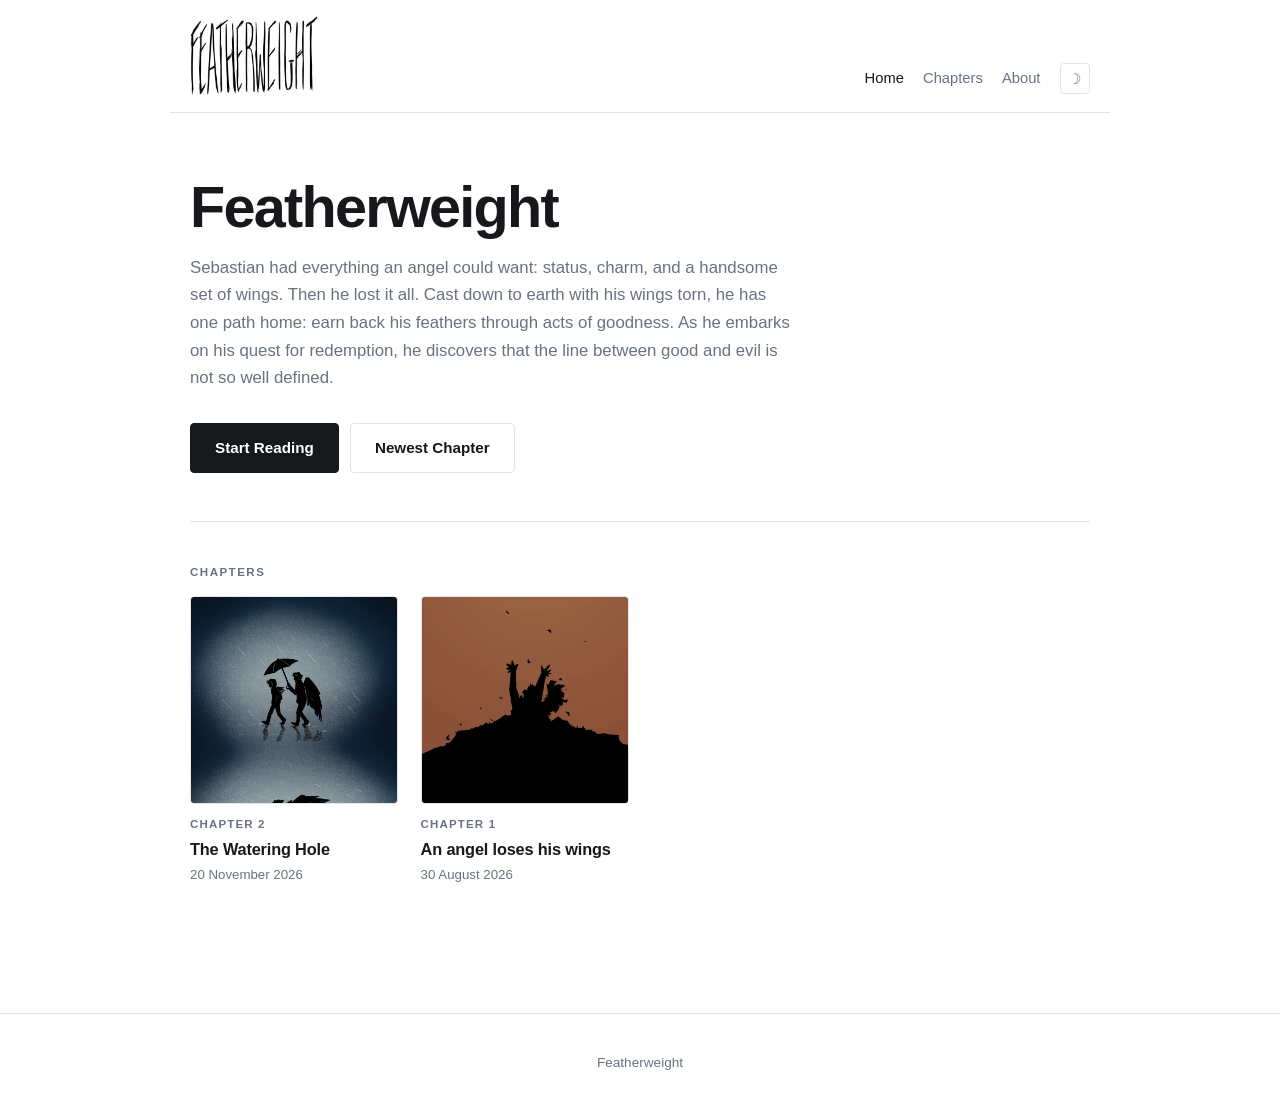
<file: index.html>
<!DOCTYPE html>
<html lang="en">
<head>
<meta charset="utf-8">
<meta name="viewport" content="width=device-width, initial-scale=1">
<title>Featherweight</title>
<meta name="description" content="Sebastian had everything an angel could want: status, charm, and a handsome set of wings. Then he lost it all. Cast down to earth with his wings torn, he has one path home: earn back his feathers through acts of goodness. As he embarks on his quest for redemption, he discovers that the line between good and evil is not so well defined.">
<script>(function(){try{var t=localStorage.getItem("fw:theme");if(t)document.documentElement.setAttribute("data-theme",t);}catch(e){}})();</script>
<link rel="stylesheet" href="assets/css/site.css">
</head>
<body class="page">

<nav class="sitenav"><img class="wordmark" src="assets/img/wordmark.webp" alt="Featherweight" width="420" height="263"><span class="navlinks"><a href="index.html" aria-current="page">Home</a><a href="chapters.html">Chapters</a><a href="about.html">About</a><button class="themetoggle" type="button" aria-label="Switch theme">&#9789;</button></span></nav>
<main class="wrap">
<section class="hero">
<h1>Featherweight</h1>
<p class="tagline">Sebastian had everything an angel could want: status, charm, and a handsome set of wings. Then he lost it all. Cast down to earth with his wings torn, he has one path home: earn back his feathers through acts of goodness. As he embarks on his quest for redemption, he discovers that the line between good and evil is not so well defined.</p>
<div class="herobtns">
<a class="btn" href="read/ch01/">Start Reading</a>
<a class="btn secondary" href="read/ch02/">Newest Chapter</a>
</div>
</section>
<section class="latest"><h2 class="lede">Chapters</h2><div class="chapgrid">
<a class="chapcard" href="read/ch02/">
<img src="comic/ch02/cover.webp" alt="" width="800" height="800" loading="lazy">
<div class="chapmeta"><span class="num">Chapter 2</span><span class="ctitle">The Watering Hole</span><span class="date">20 November 2026</span></div></a>
<a class="chapcard" href="read/ch01/">
<img src="comic/ch01/cover.webp" alt="" width="800" height="800" loading="lazy">
<div class="chapmeta"><span class="num">Chapter 1</span><span class="ctitle">An angel loses his wings</span><span class="date">30 August 2026</span></div></a>
</div></section>
</main>
<footer class="sitefoot"><p>Featherweight</p></footer>
<script src="assets/js/theme.js"></script>
</body>
</html>
</file>
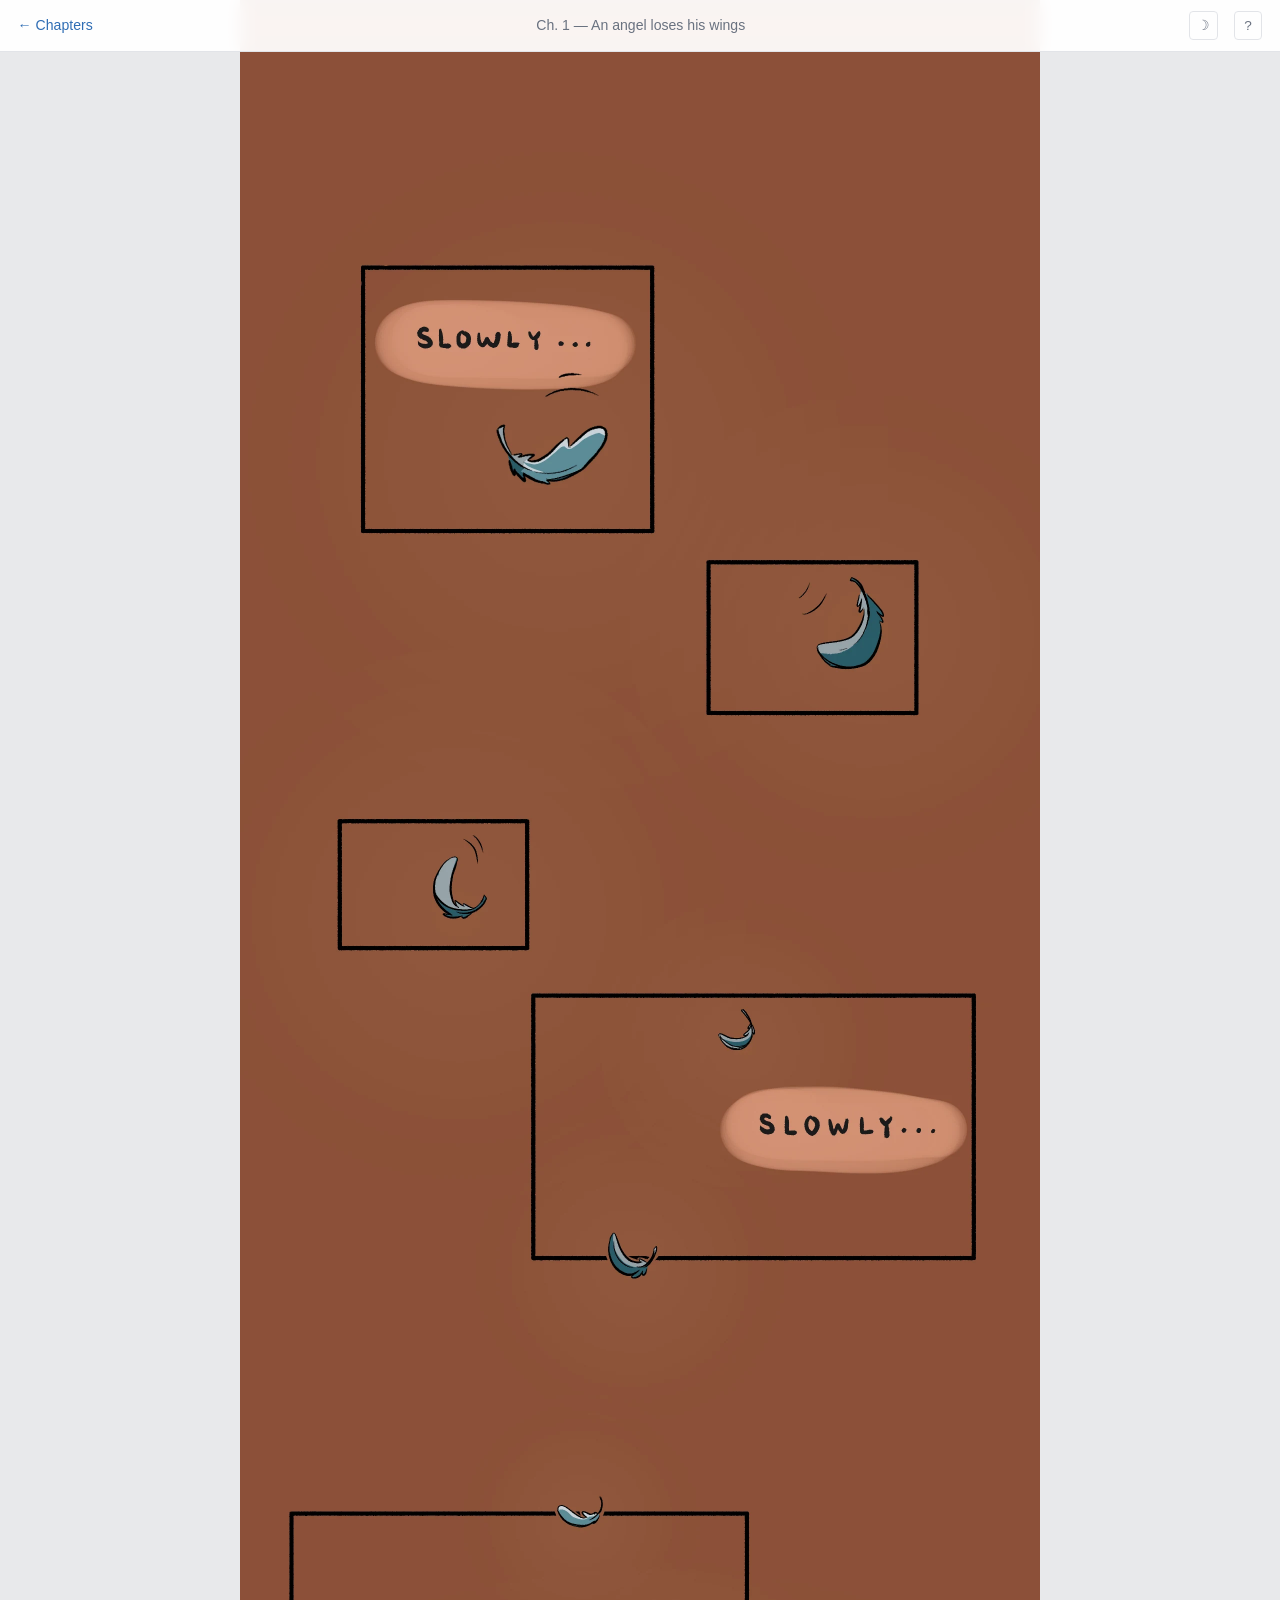
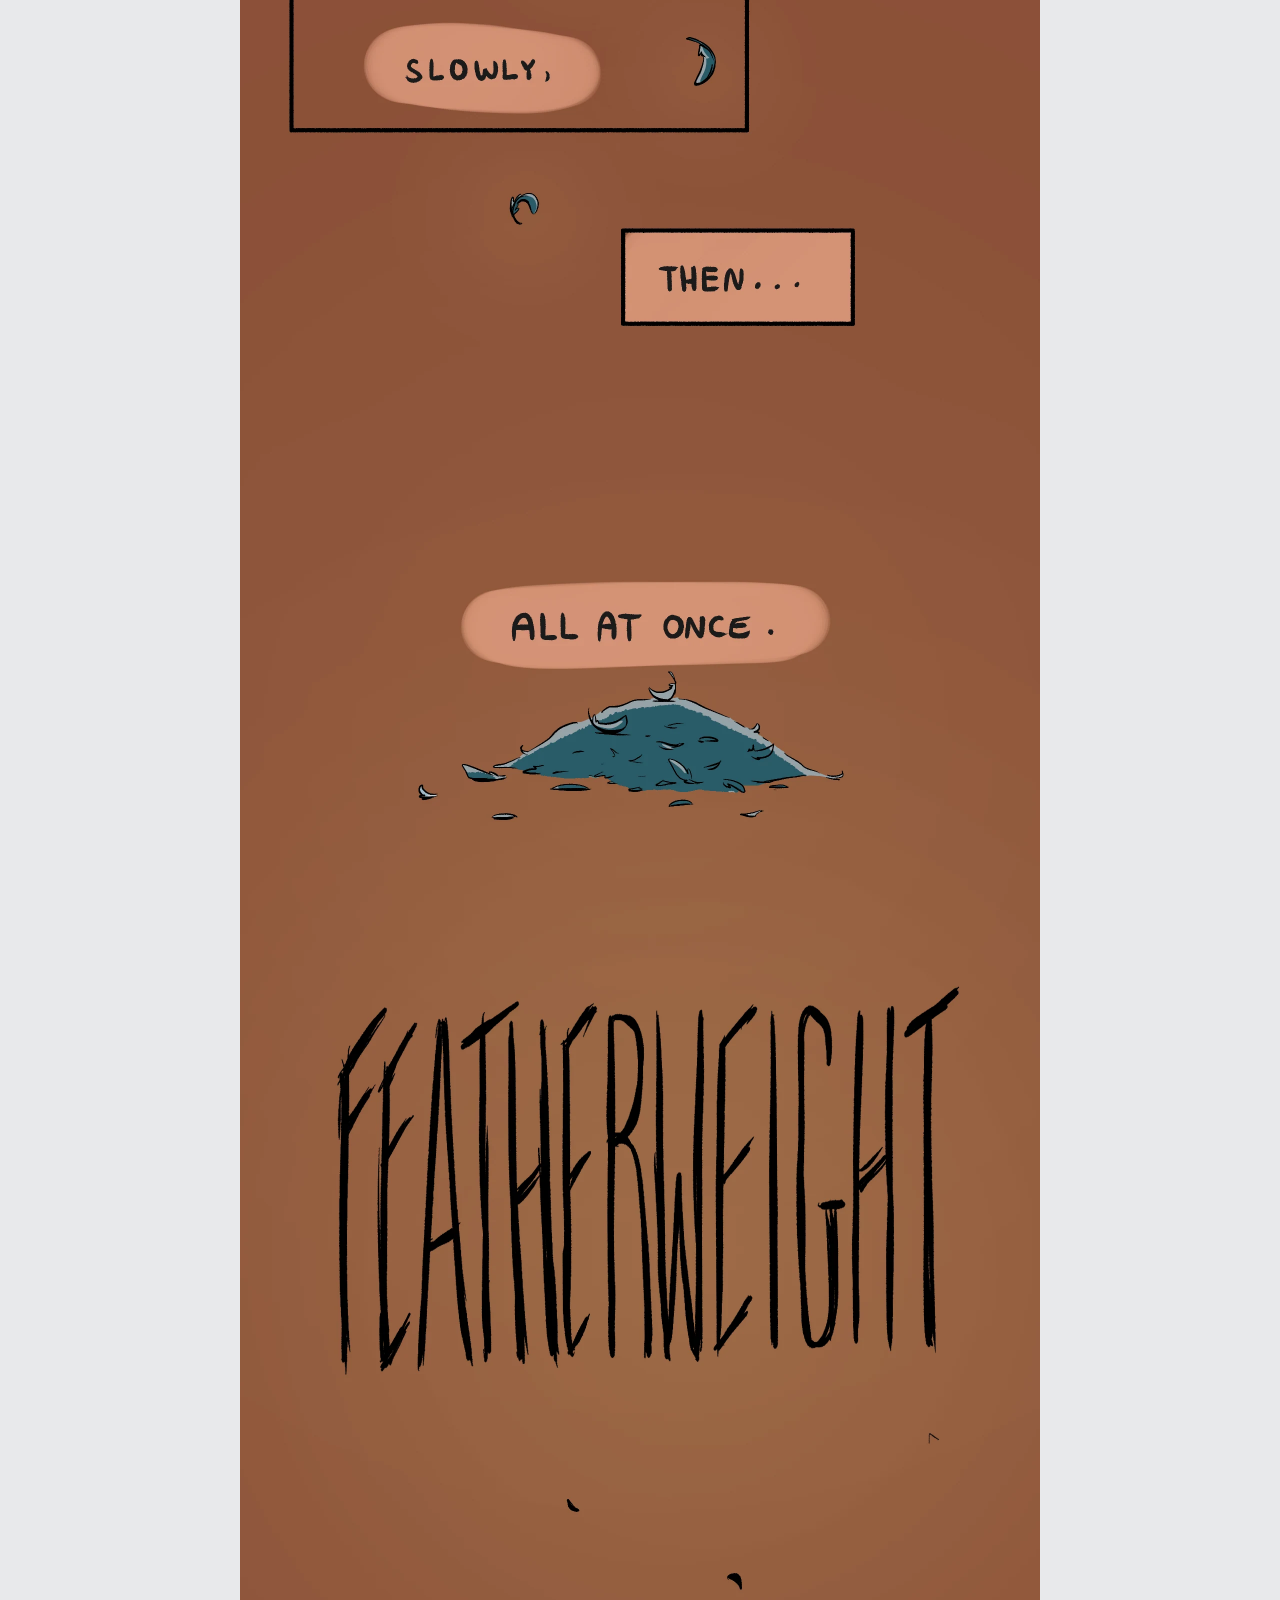
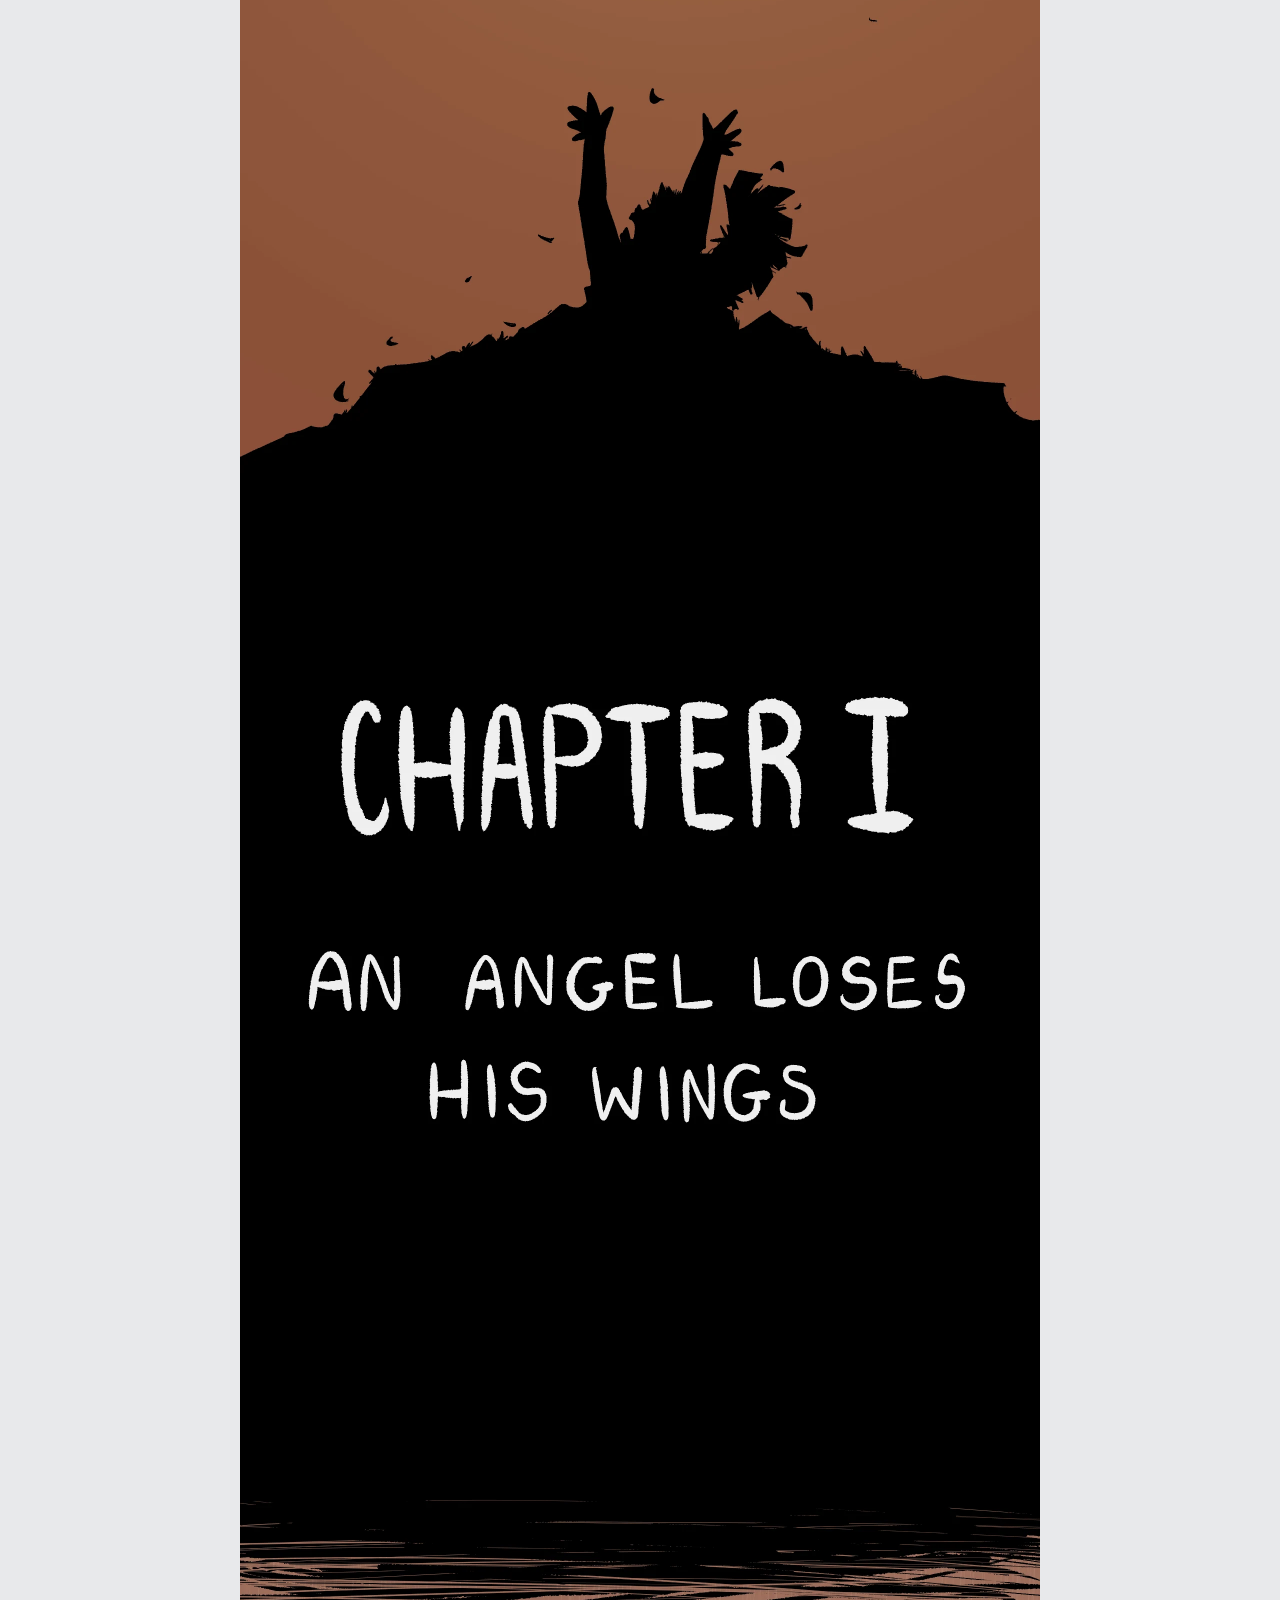
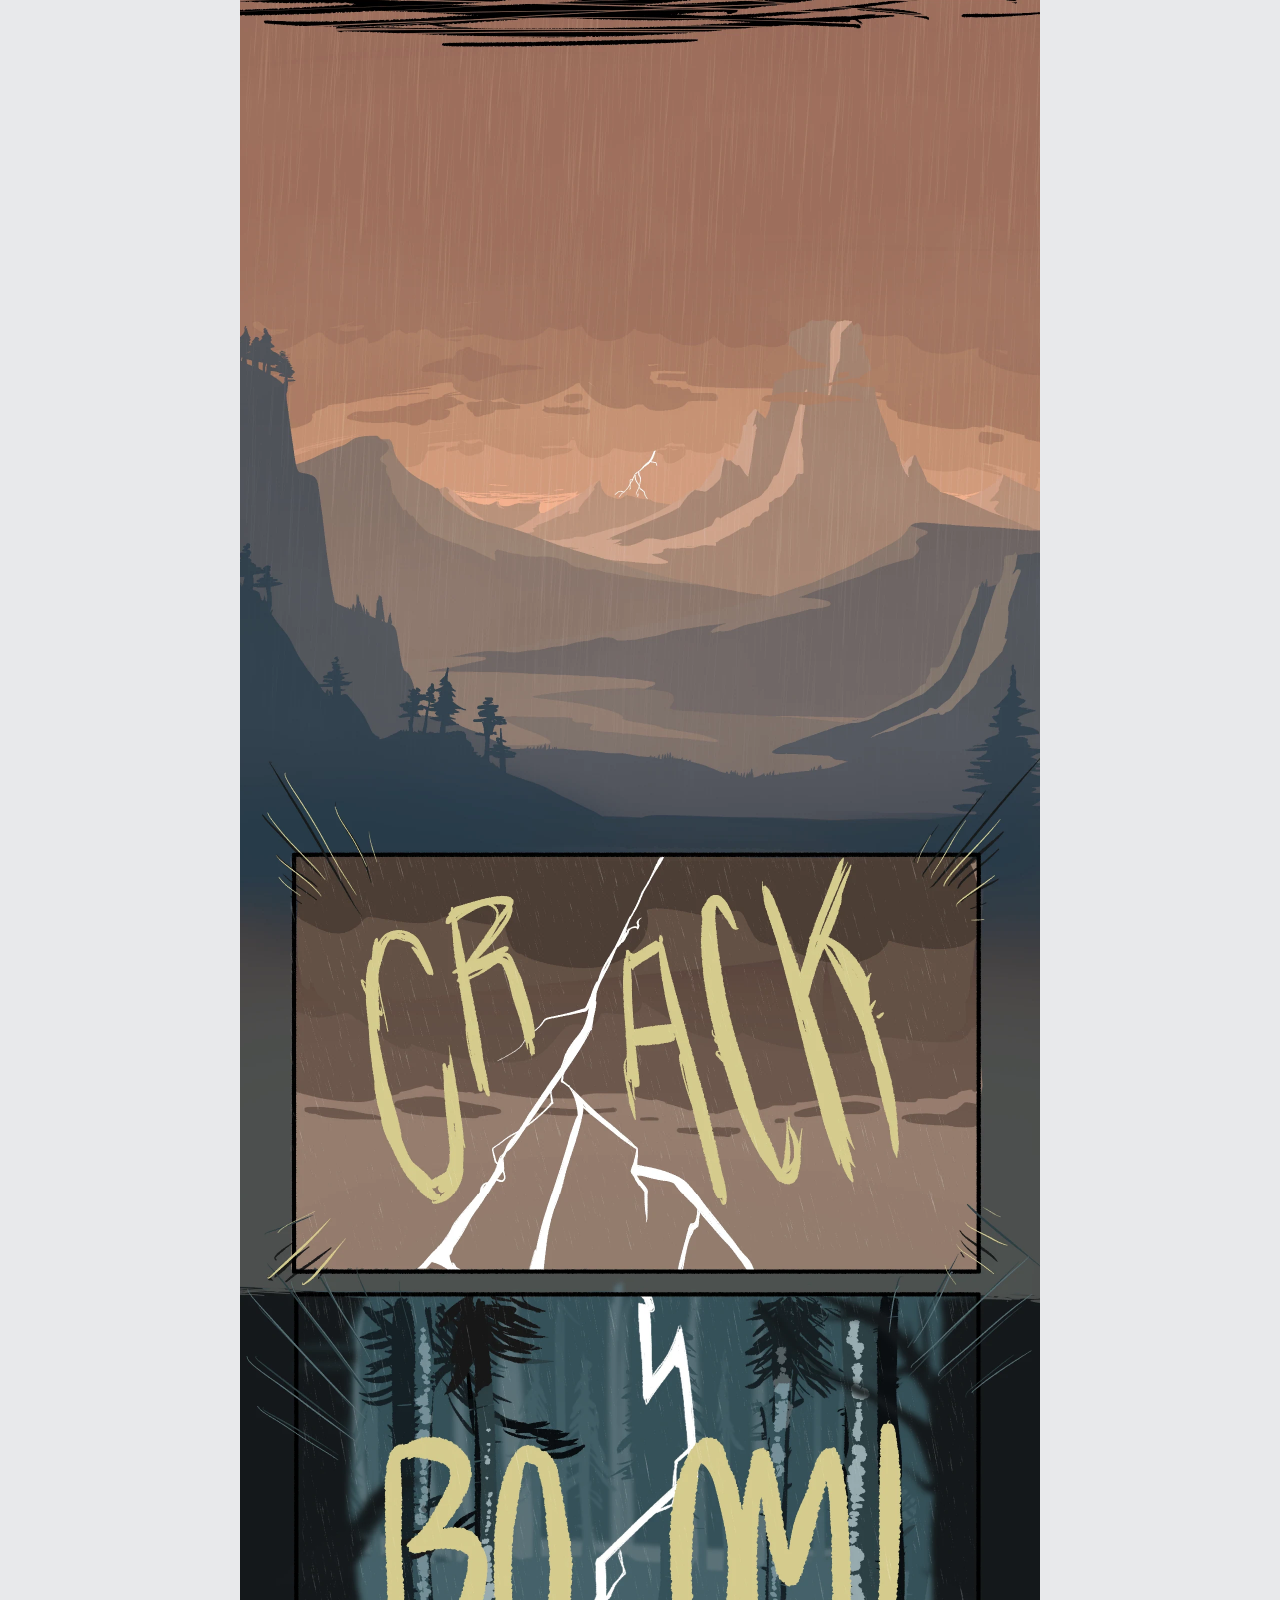
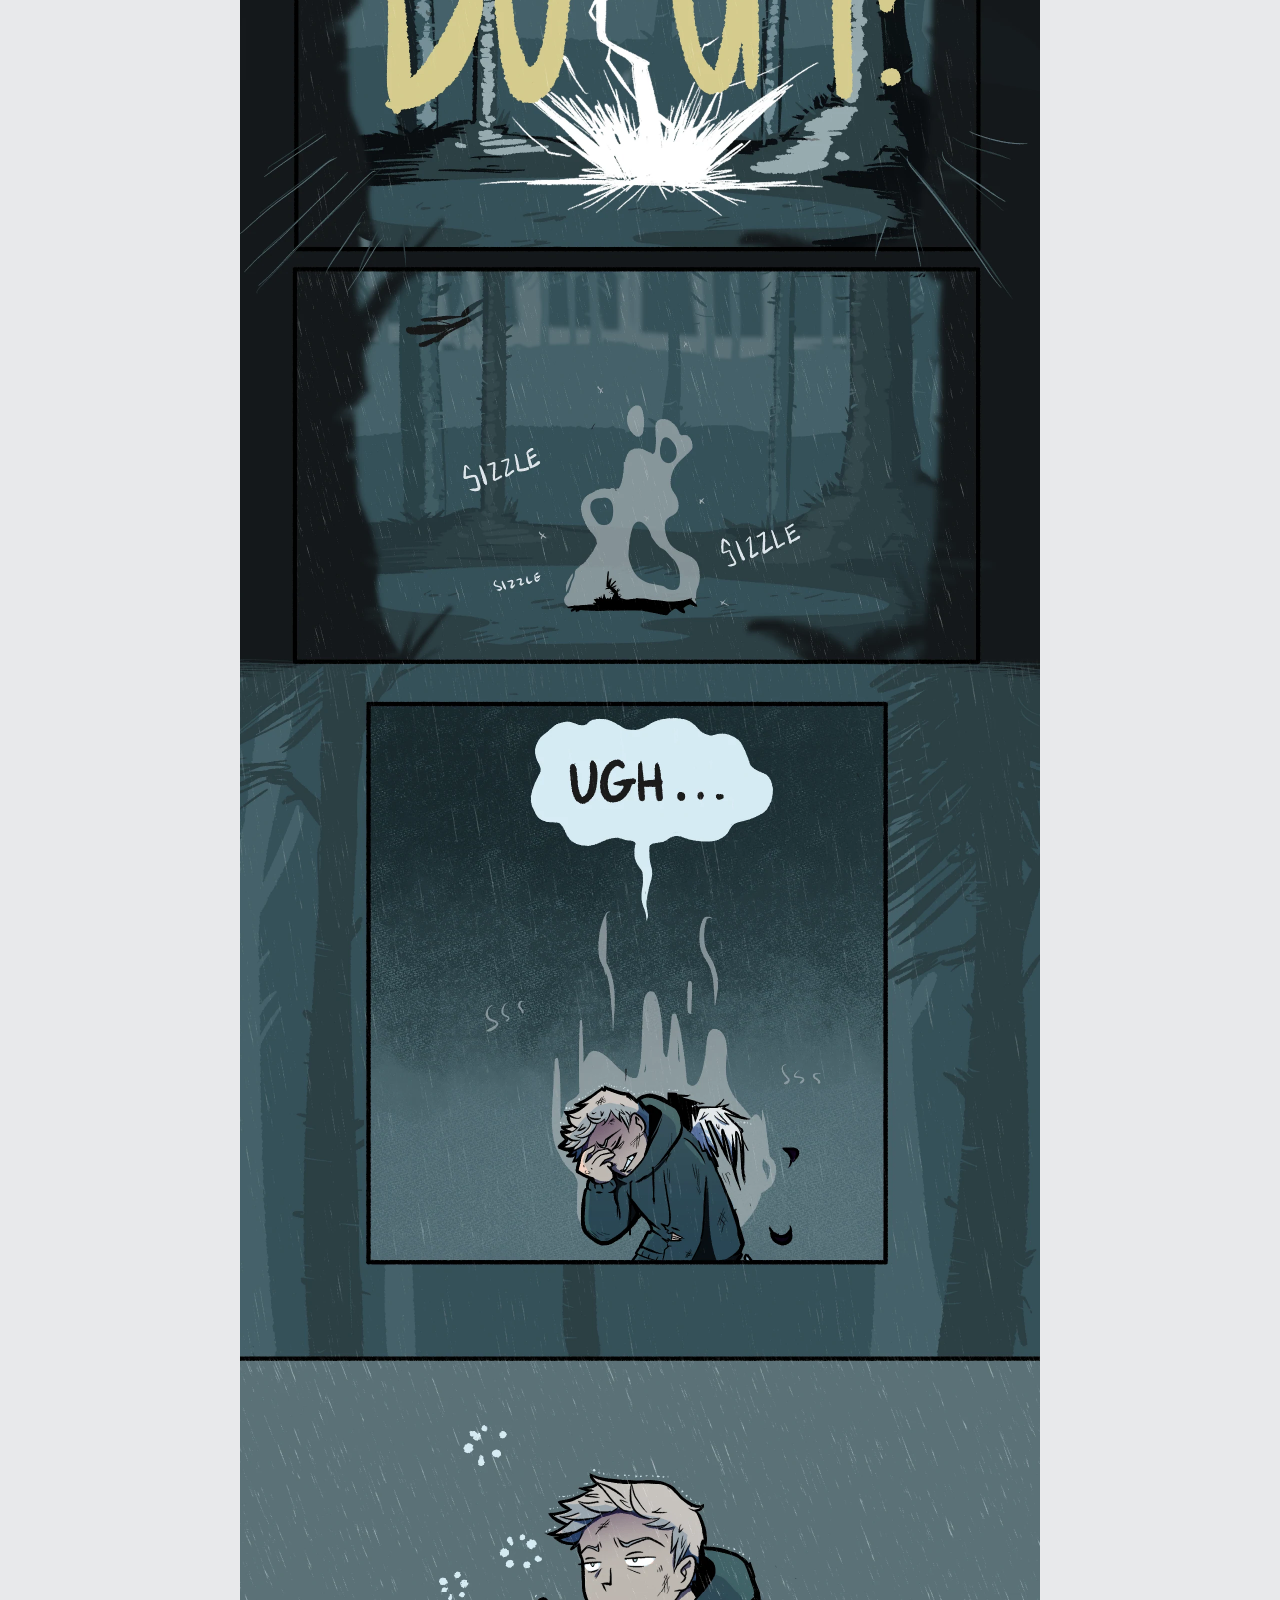
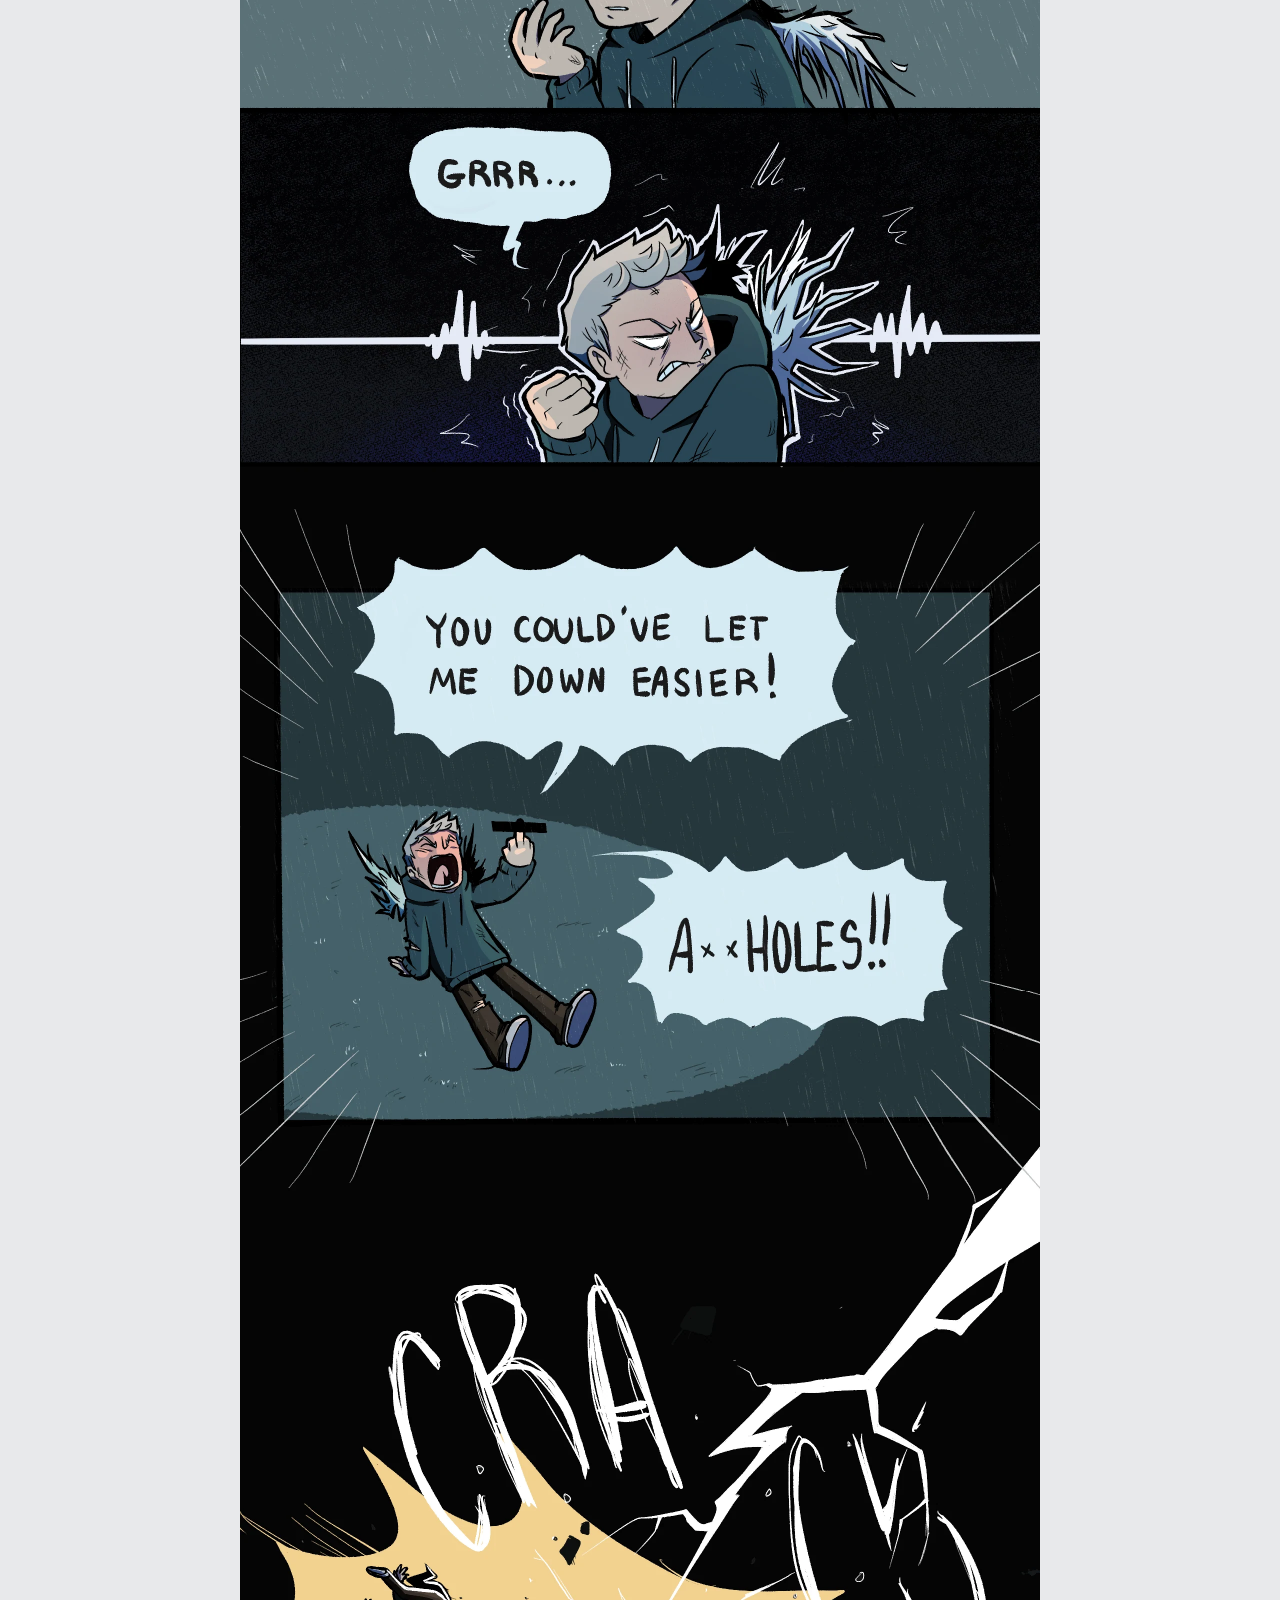
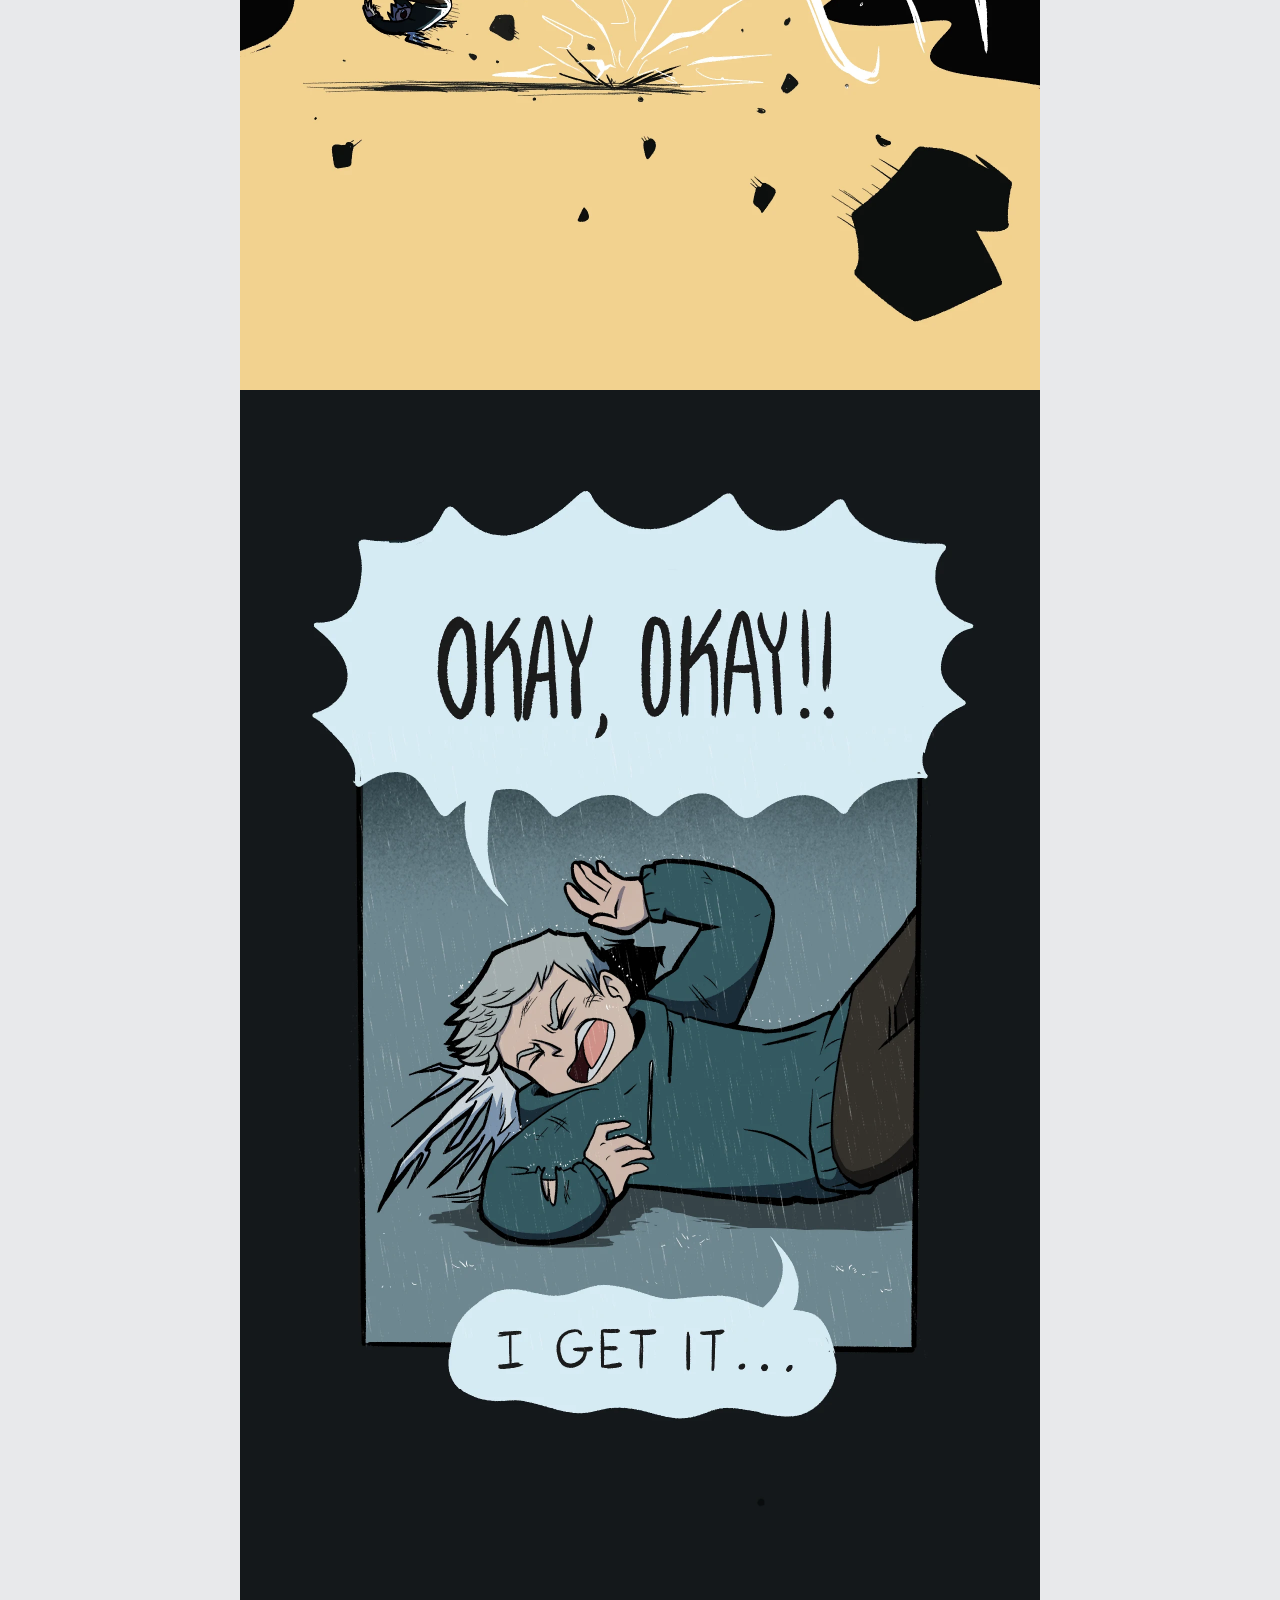
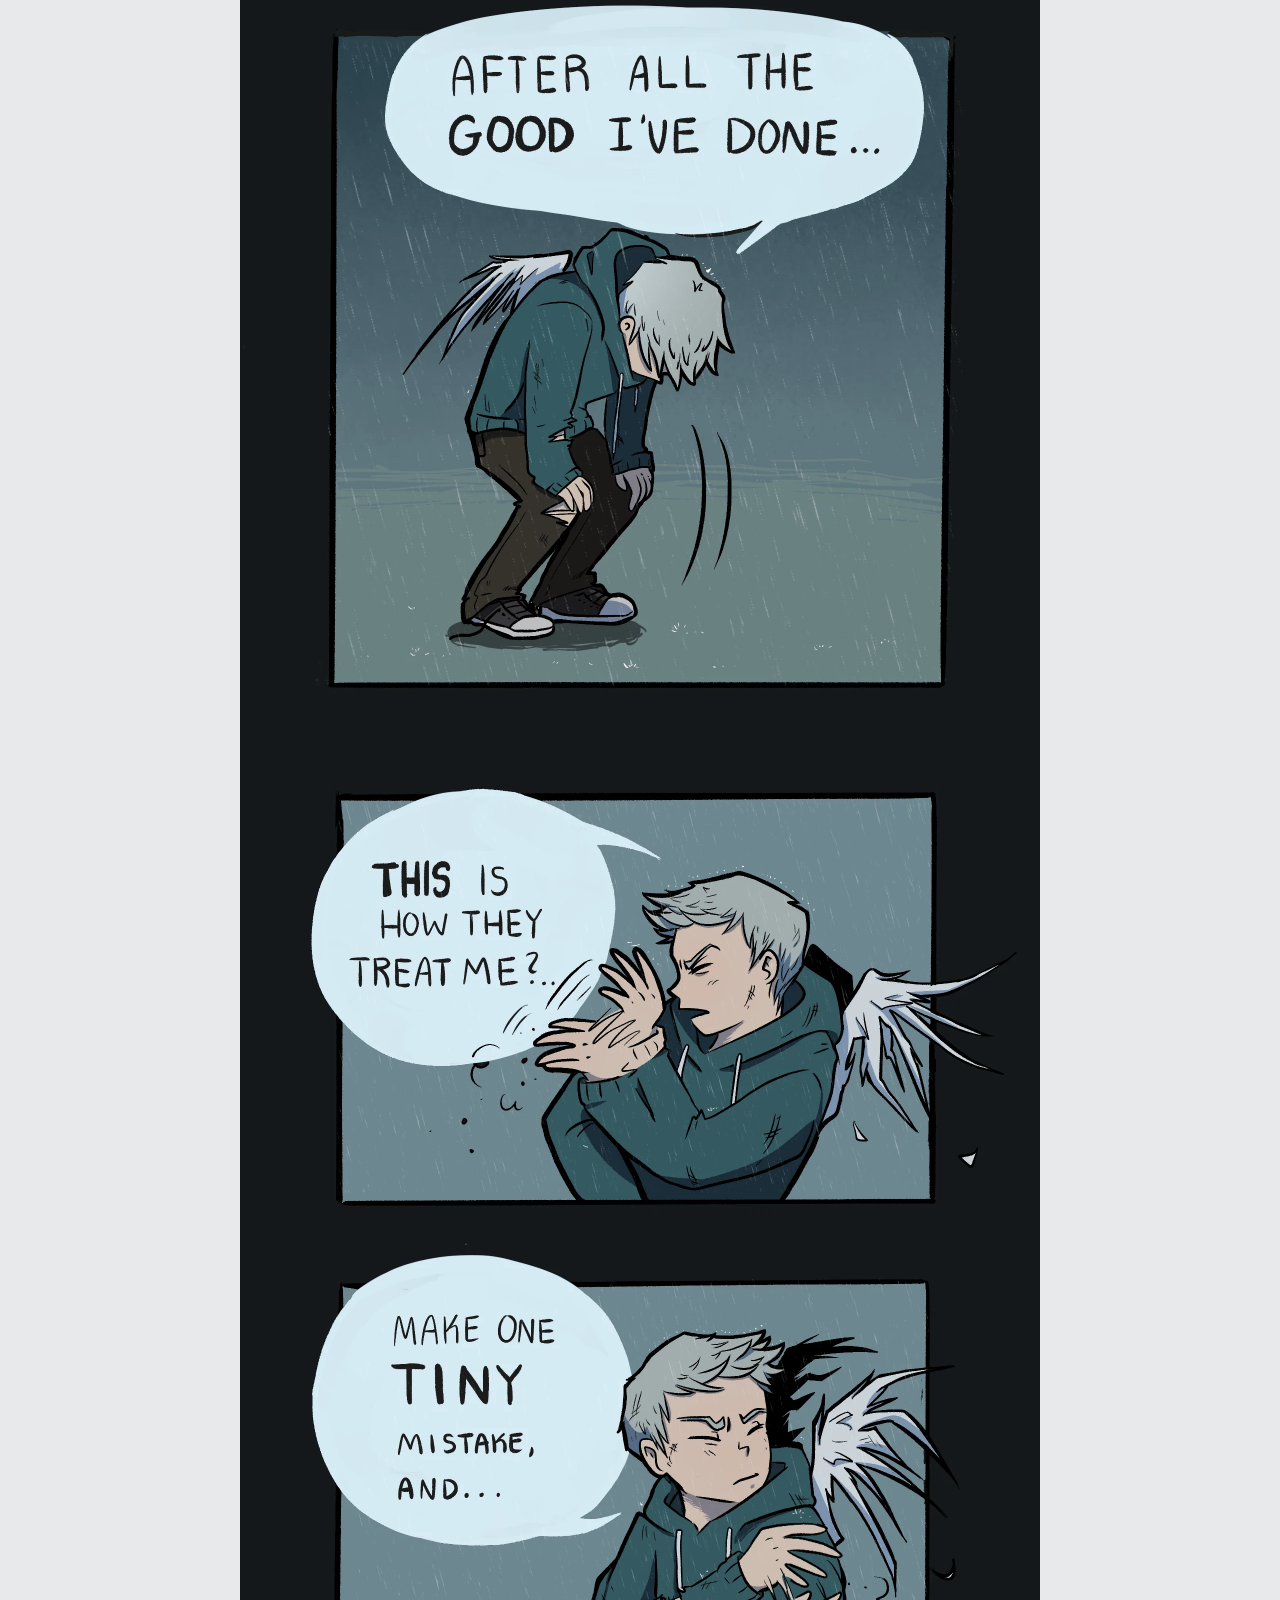
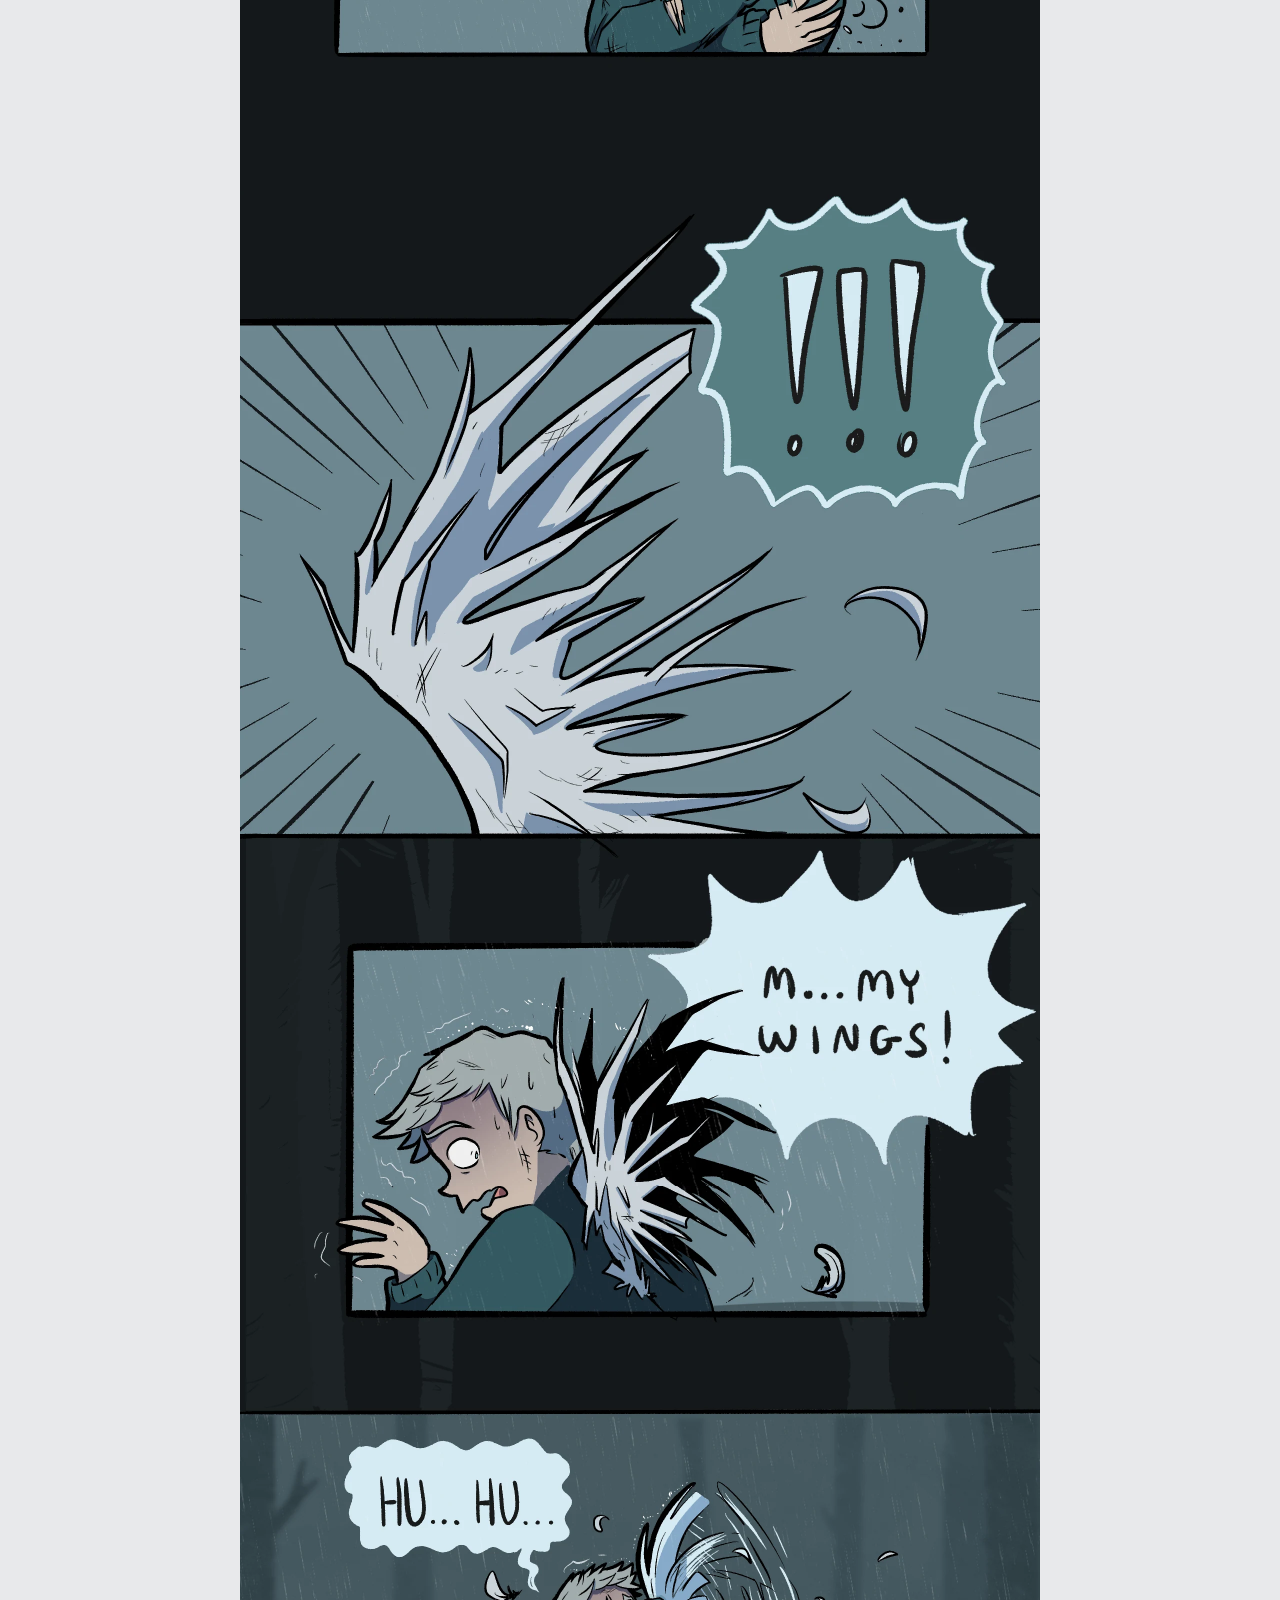
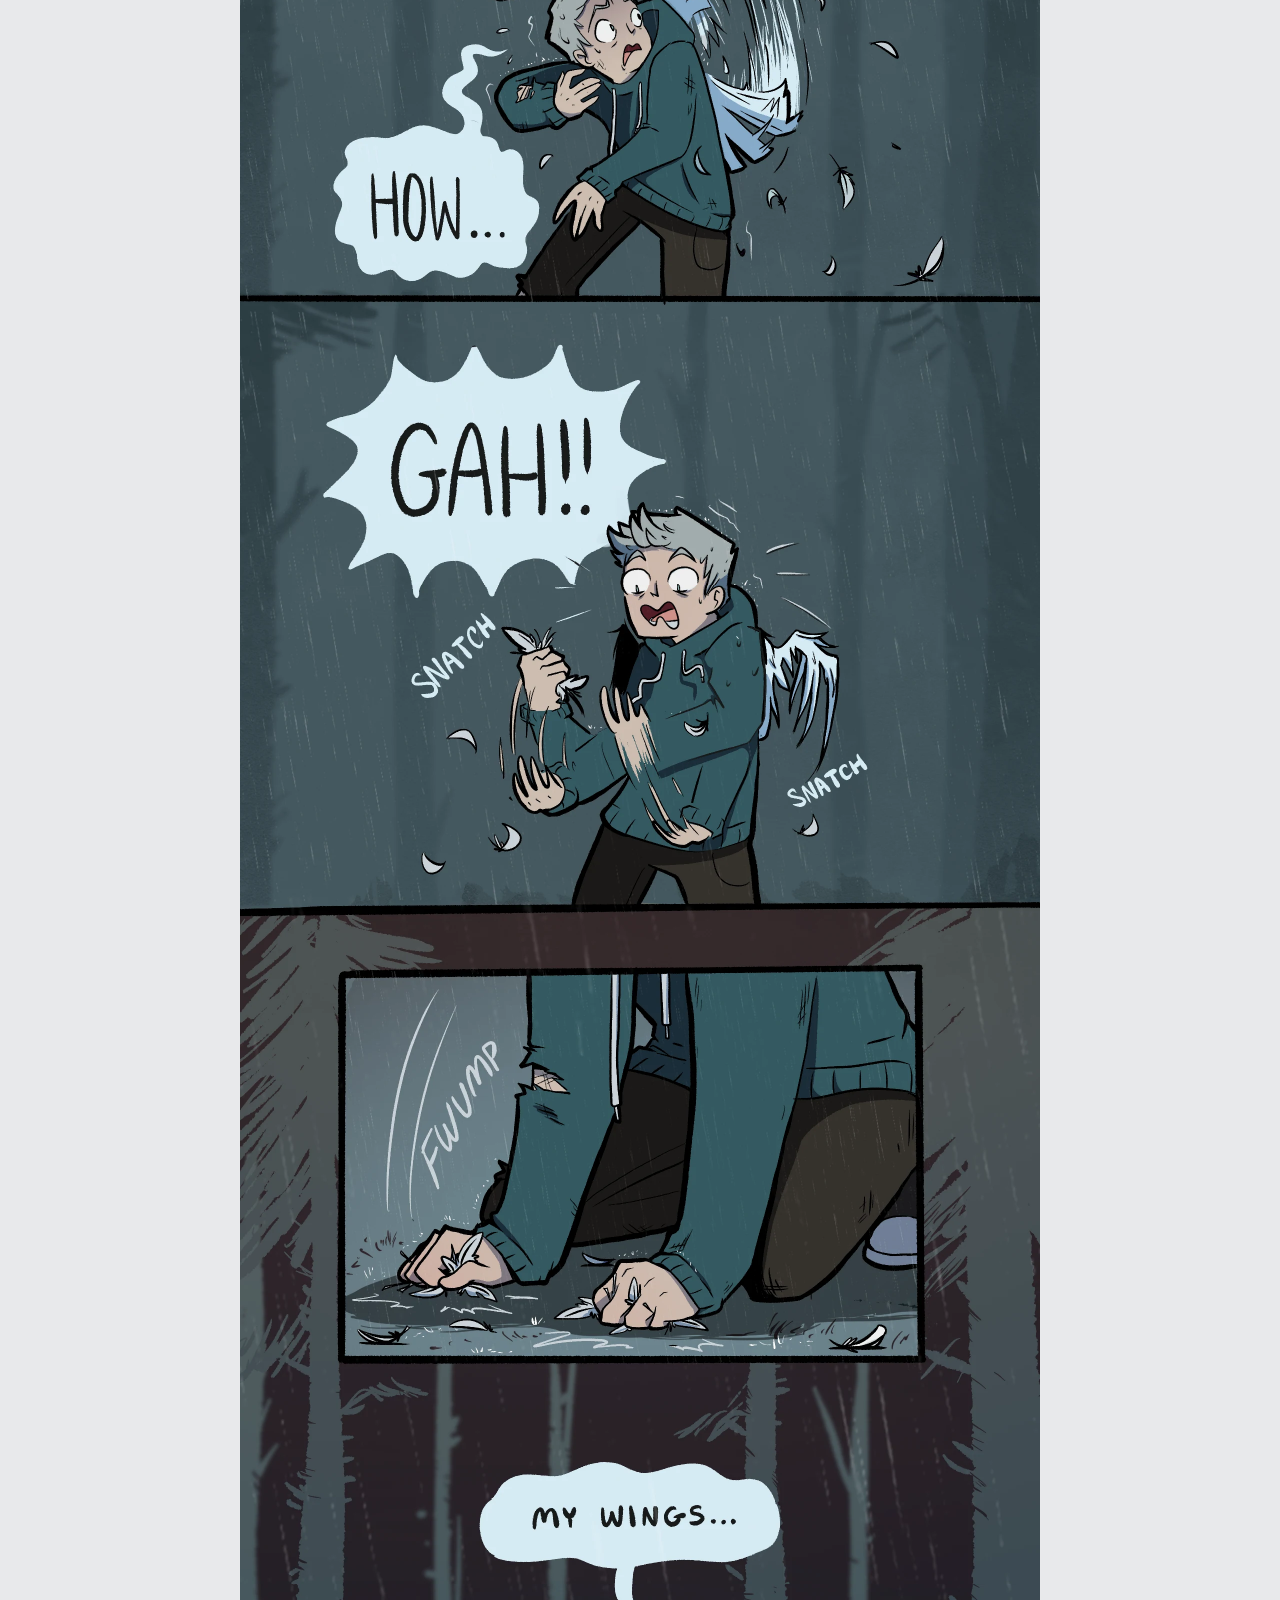
<file: read/ch01/index.html>
<!DOCTYPE html>
<html lang="en">
<head>
<meta charset="utf-8">
<meta name="viewport" content="width=device-width, initial-scale=1">
<title>Chapter 1: An angel loses his wings &middot; Featherweight</title>
<meta name="description" content="An angel loses his wings">
<script>(function(){try{var t=localStorage.getItem("fw:theme");if(t)document.documentElement.setAttribute("data-theme",t);}catch(e){}})();</script>
<link rel="stylesheet" href="../../assets/css/site.css">
</head>
<body class="reader">

<div class="progress"><div class="progress-bar" id="pbar"></div></div>
<span id="top"></span>
<header class="readerbar" id="readerbar">
<a class="back" href="../../chapters.html">&larr; Chapters</a>
<span class="rtitle">Ch. 1 &mdash; An angel loses his wings</span>
<button class="themetoggle" type="button" aria-label="Switch theme">&#9789;</button>
<button class="helpbtn" id="helpbtn" aria-label="Keyboard shortcuts" title="Keyboard shortcuts">?</button>
</header>
<main>
<div class="strip" id="strip" style="--strip-w:1600px">
<img src="../../comic/ch01/001.webp" width="1600" height="2000" alt="Featherweight, chapter 1: An angel loses his wings" decoding="async" fetchpriority="high">
<img src="../../comic/ch01/002.webp" width="1600" height="2000" alt="" decoding="async" fetchpriority="high">
<img src="../../comic/ch01/003.webp" width="1600" height="2000" alt="" decoding="async" loading="lazy">
<img src="../../comic/ch01/004.webp" width="1600" height="2000" alt="" decoding="async" loading="lazy">
<img src="../../comic/ch01/005.webp" width="1600" height="2000" alt="" decoding="async" loading="lazy">
<img src="../../comic/ch01/006.webp" width="1600" height="2000" alt="" decoding="async" loading="lazy">
<img src="../../comic/ch01/007.webp" width="1600" height="2000" alt="" decoding="async" loading="lazy">
<img src="../../comic/ch01/008.webp" width="1600" height="2000" alt="" decoding="async" loading="lazy">
<img src="../../comic/ch01/009.webp" width="1600" height="2000" alt="" decoding="async" loading="lazy">
<img src="../../comic/ch01/010.webp" width="1600" height="2000" alt="" decoding="async" loading="lazy">
<img src="../../comic/ch01/011.webp" width="1600" height="2000" alt="" decoding="async" loading="lazy">
<img src="../../comic/ch01/012.webp" width="1600" height="2000" alt="" decoding="async" loading="lazy">
<img src="../../comic/ch01/013.webp" width="1600" height="2000" alt="" decoding="async" loading="lazy">
<img src="../../comic/ch01/014.webp" width="1600" height="2000" alt="" decoding="async" loading="lazy">
<img src="../../comic/ch01/015.webp" width="1600" height="2000" alt="" decoding="async" loading="lazy">
<img src="../../comic/ch01/016.webp" width="1600" height="2000" alt="" decoding="async" loading="lazy">
<img src="../../comic/ch01/017.webp" width="1600" height="2000" alt="" decoding="async" loading="lazy">
<img src="../../comic/ch01/018.webp" width="1600" height="2000" alt="" decoding="async" loading="lazy">
<img src="../../comic/ch01/019.webp" width="1600" height="2000" alt="" decoding="async" loading="lazy">
<img src="../../comic/ch01/020.webp" width="1600" height="2000" alt="" decoding="async" loading="lazy">
<img src="../../comic/ch01/021.webp" width="1600" height="2000" alt="" decoding="async" loading="lazy">
<img src="../../comic/ch01/022.webp" width="1600" height="2000" alt="" decoding="async" loading="lazy">
<img src="../../comic/ch01/023.webp" width="1600" height="2000" alt="" decoding="async" loading="lazy">
<img src="../../comic/ch01/024.webp" width="1600" height="2000" alt="" decoding="async" loading="lazy">
<img src="../../comic/ch01/025.webp" width="1600" height="2000" alt="" decoding="async" loading="lazy">
<img src="../../comic/ch01/026.webp" width="1600" height="2000" alt="" decoding="async" loading="lazy">
<img src="../../comic/ch01/027.webp" width="1600" height="2000" alt="" decoding="async" loading="lazy">
<img src="../../comic/ch01/028.webp" width="1600" height="2000" alt="" decoding="async" loading="lazy">
<img src="../../comic/ch01/029.webp" width="1600" height="2000" alt="" decoding="async" loading="lazy">
<img src="../../comic/ch01/030.webp" width="1600" height="2000" alt="" decoding="async" loading="lazy">
<img src="../../comic/ch01/031.webp" width="1600" height="2000" alt="" decoding="async" loading="lazy">
<img src="../../comic/ch01/032.webp" width="1600" height="2000" alt="" decoding="async" loading="lazy">
<img src="../../comic/ch01/033.webp" width="1600" height="2000" alt="" decoding="async" loading="lazy">
<img src="../../comic/ch01/034.webp" width="1600" height="2000" alt="" decoding="async" loading="lazy">
<img src="../../comic/ch01/035.webp" width="1600" height="2000" alt="" decoding="async" loading="lazy">
<img src="../../comic/ch01/036.webp" width="1600" height="2000" alt="" decoding="async" loading="lazy">
<img src="../../comic/ch01/037.webp" width="1600" height="2000" alt="" decoding="async" loading="lazy">
<img src="../../comic/ch01/038.webp" width="1600" height="2000" alt="" decoding="async" loading="lazy">
<img src="../../comic/ch01/039.webp" width="1600" height="2000" alt="" decoding="async" loading="lazy">
<img src="../../comic/ch01/040.webp" width="1600" height="2000" alt="" decoding="async" loading="lazy">
</div>
<section class="chapterend">
<p class="endmark">End of Chapter 1</p>
<a class="totop" href="#top"><span class="arrow" aria-hidden="true">&uarr;</span>Back to top</a>
<div class="notes"><h2 class="lede">Notes</h2><div class="notesbody"><p>Thanks for reading.</p></div></div>
<!-- comments slot: a Giscus script tag drops in here -->
<nav class="chnav">
<span class="cn ghost"></span>
<a class="cn mid" href="../../chapters.html">All chapters</a>
<a class="cn next" href="../ch02/">Ch. 2 &rarr;</a>
</nav>
</section>
</main>
<div class="helppanel" id="helppanel" hidden><h3>Shortcuts</h3><dl><dt><kbd>J</kbd> <kbd>&darr;</kbd></dt><dd>Down</dd><dt><kbd>K</kbd> <kbd>&uarr;</kbd></dt><dd>Up</dd><dt><kbd>[</kbd> <kbd>]</kbd></dt><dd>Prev / next chapter</dd><dt><kbd>C</kbd></dt><dd>Chapter list</dd><dt><kbd>Home</kbd> <kbd>End</kbd></dt><dd>Start / end</dd><dt><kbd>?</kbd></dt><dd>This panel</dd></dl><button id="helpclose">Close</button></div>
<script src="../../assets/js/reader.js" data-chapter="ch01" data-prev="" data-next="ch02/"></script>
<script src="../../assets/js/theme.js"></script>
</body>
</html>
</file>
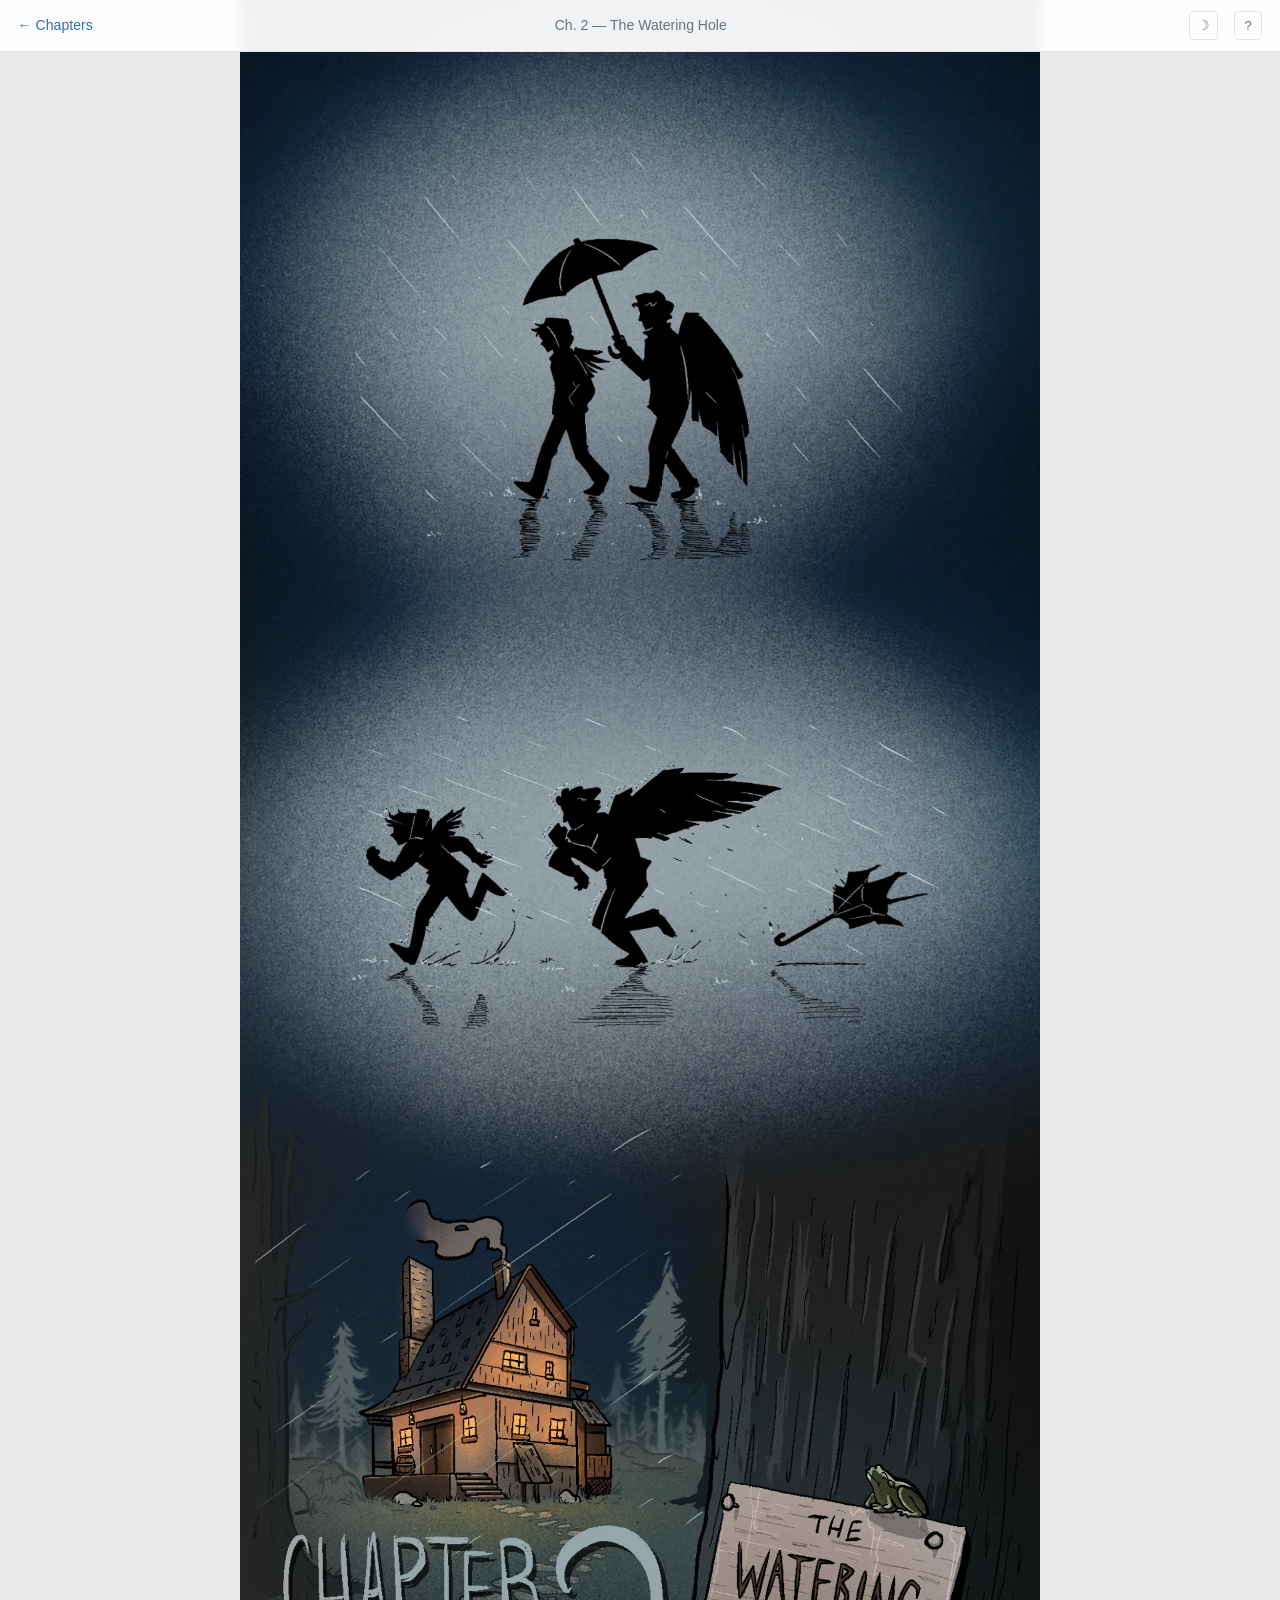
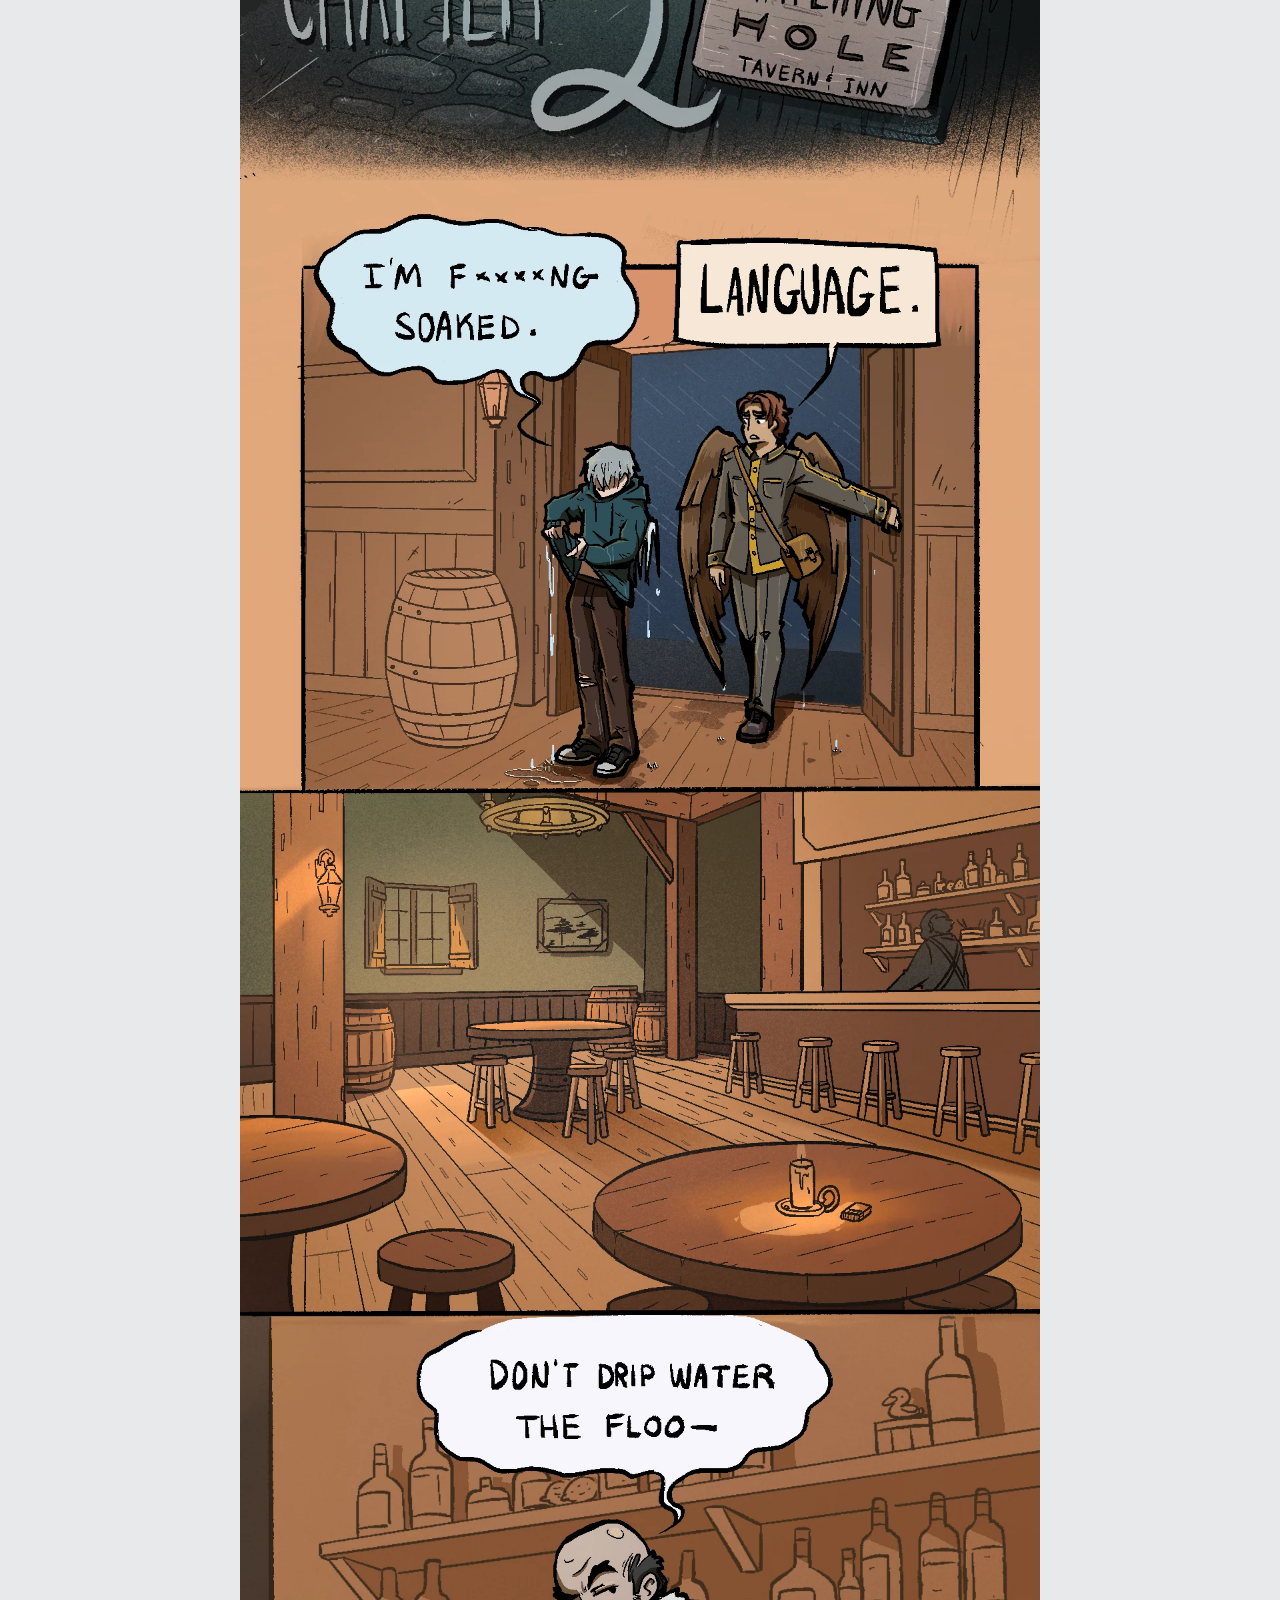
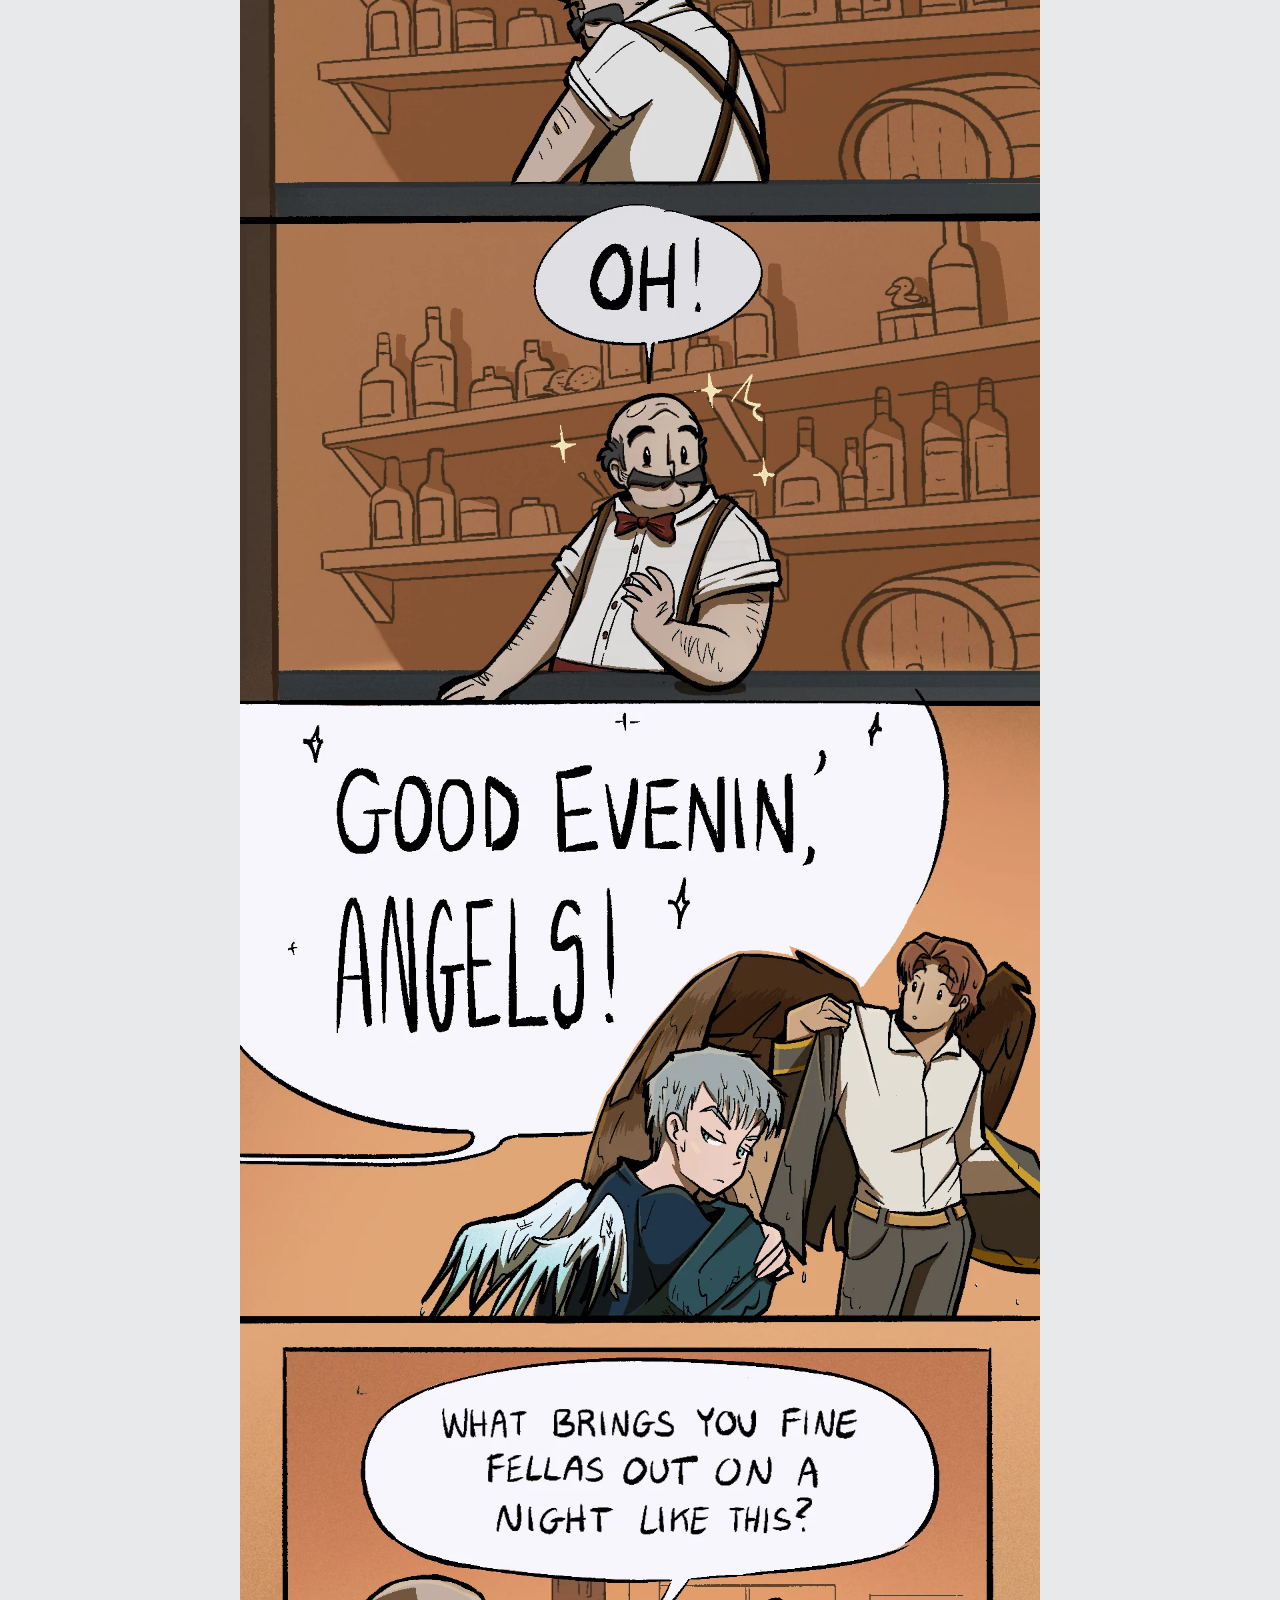
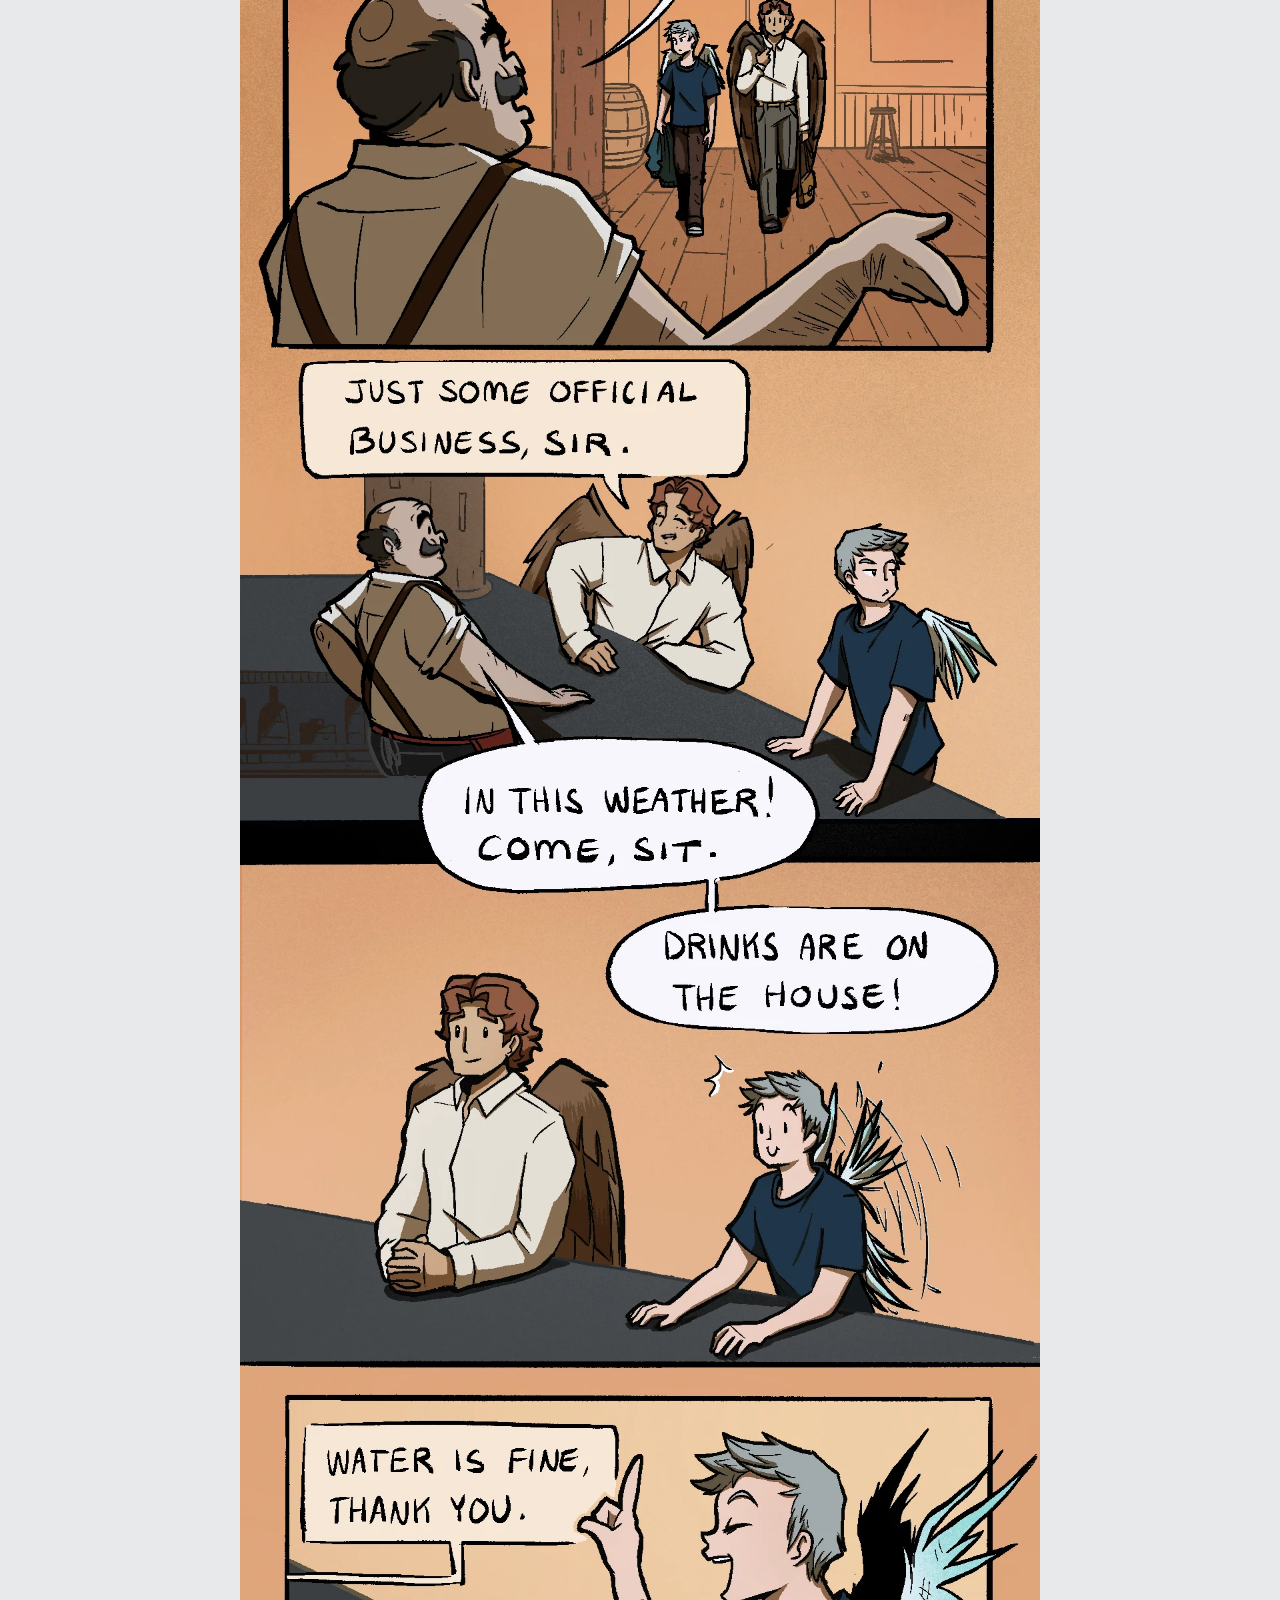
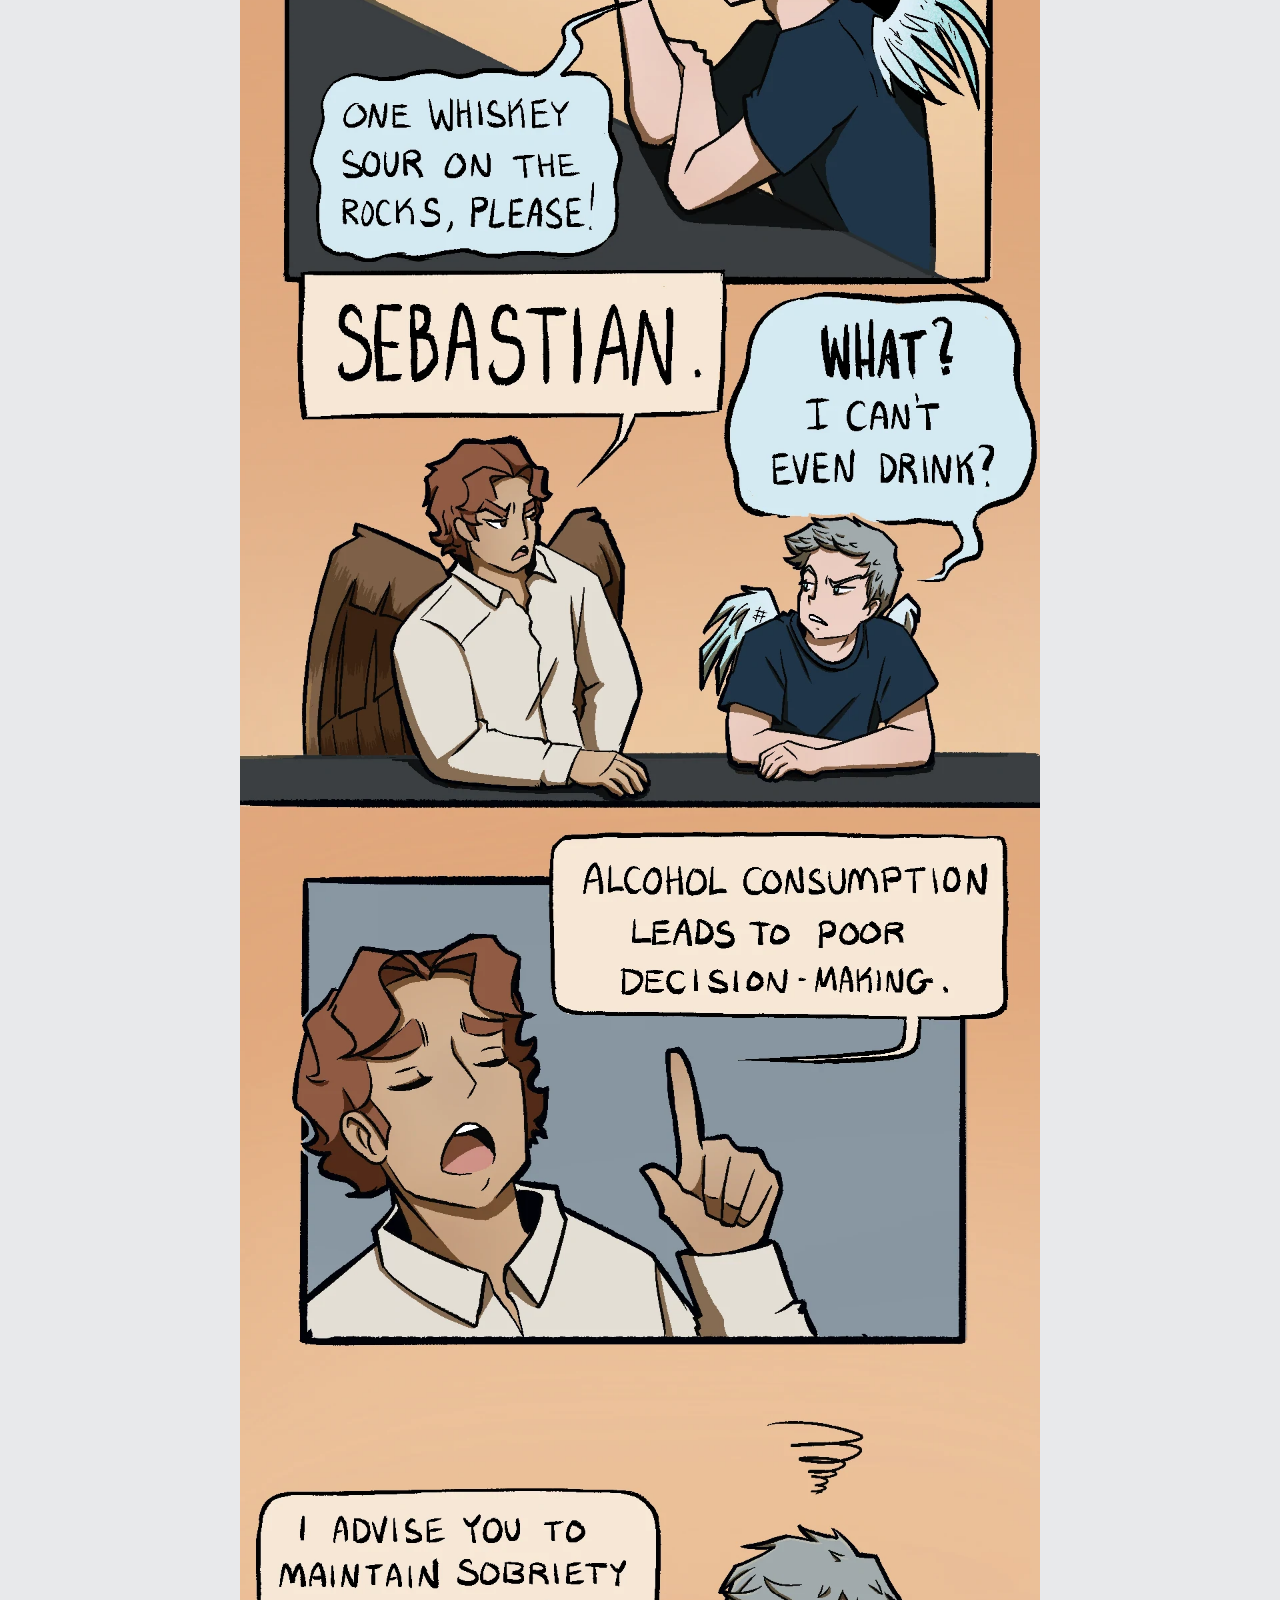
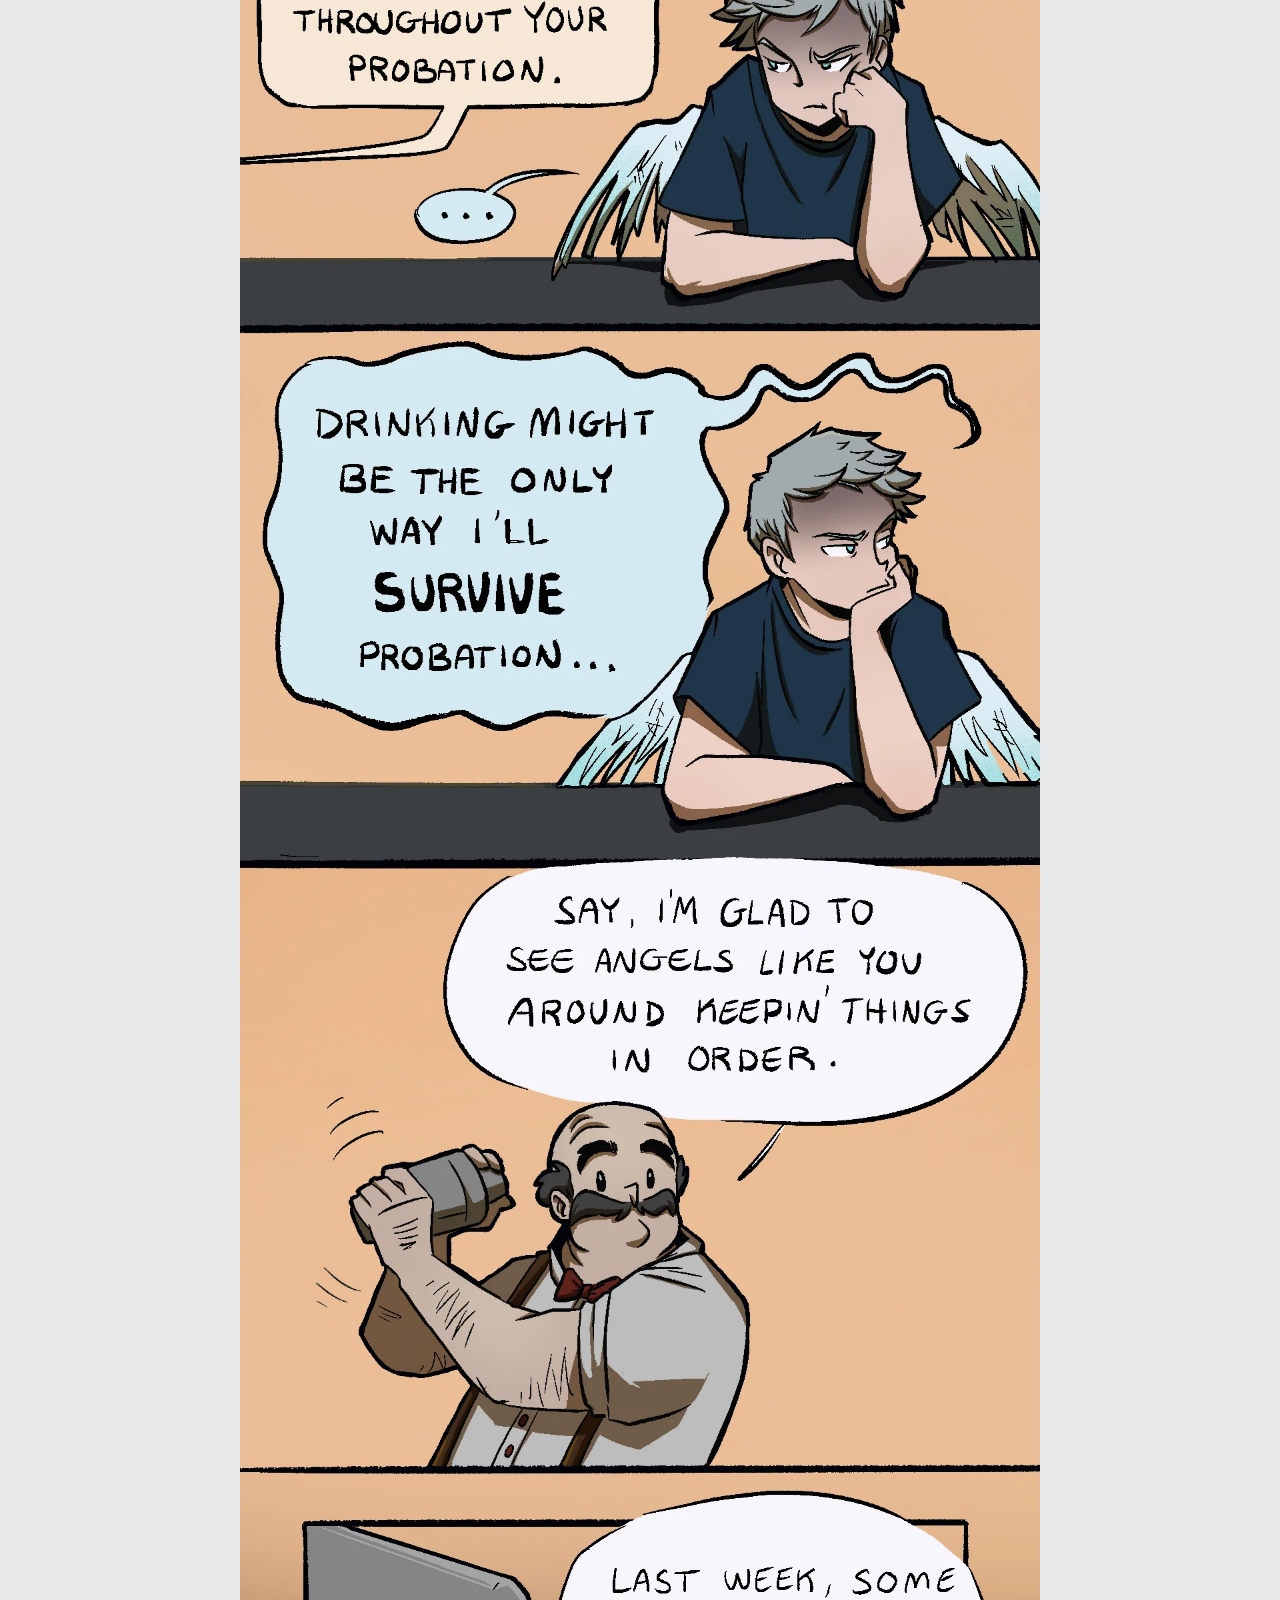
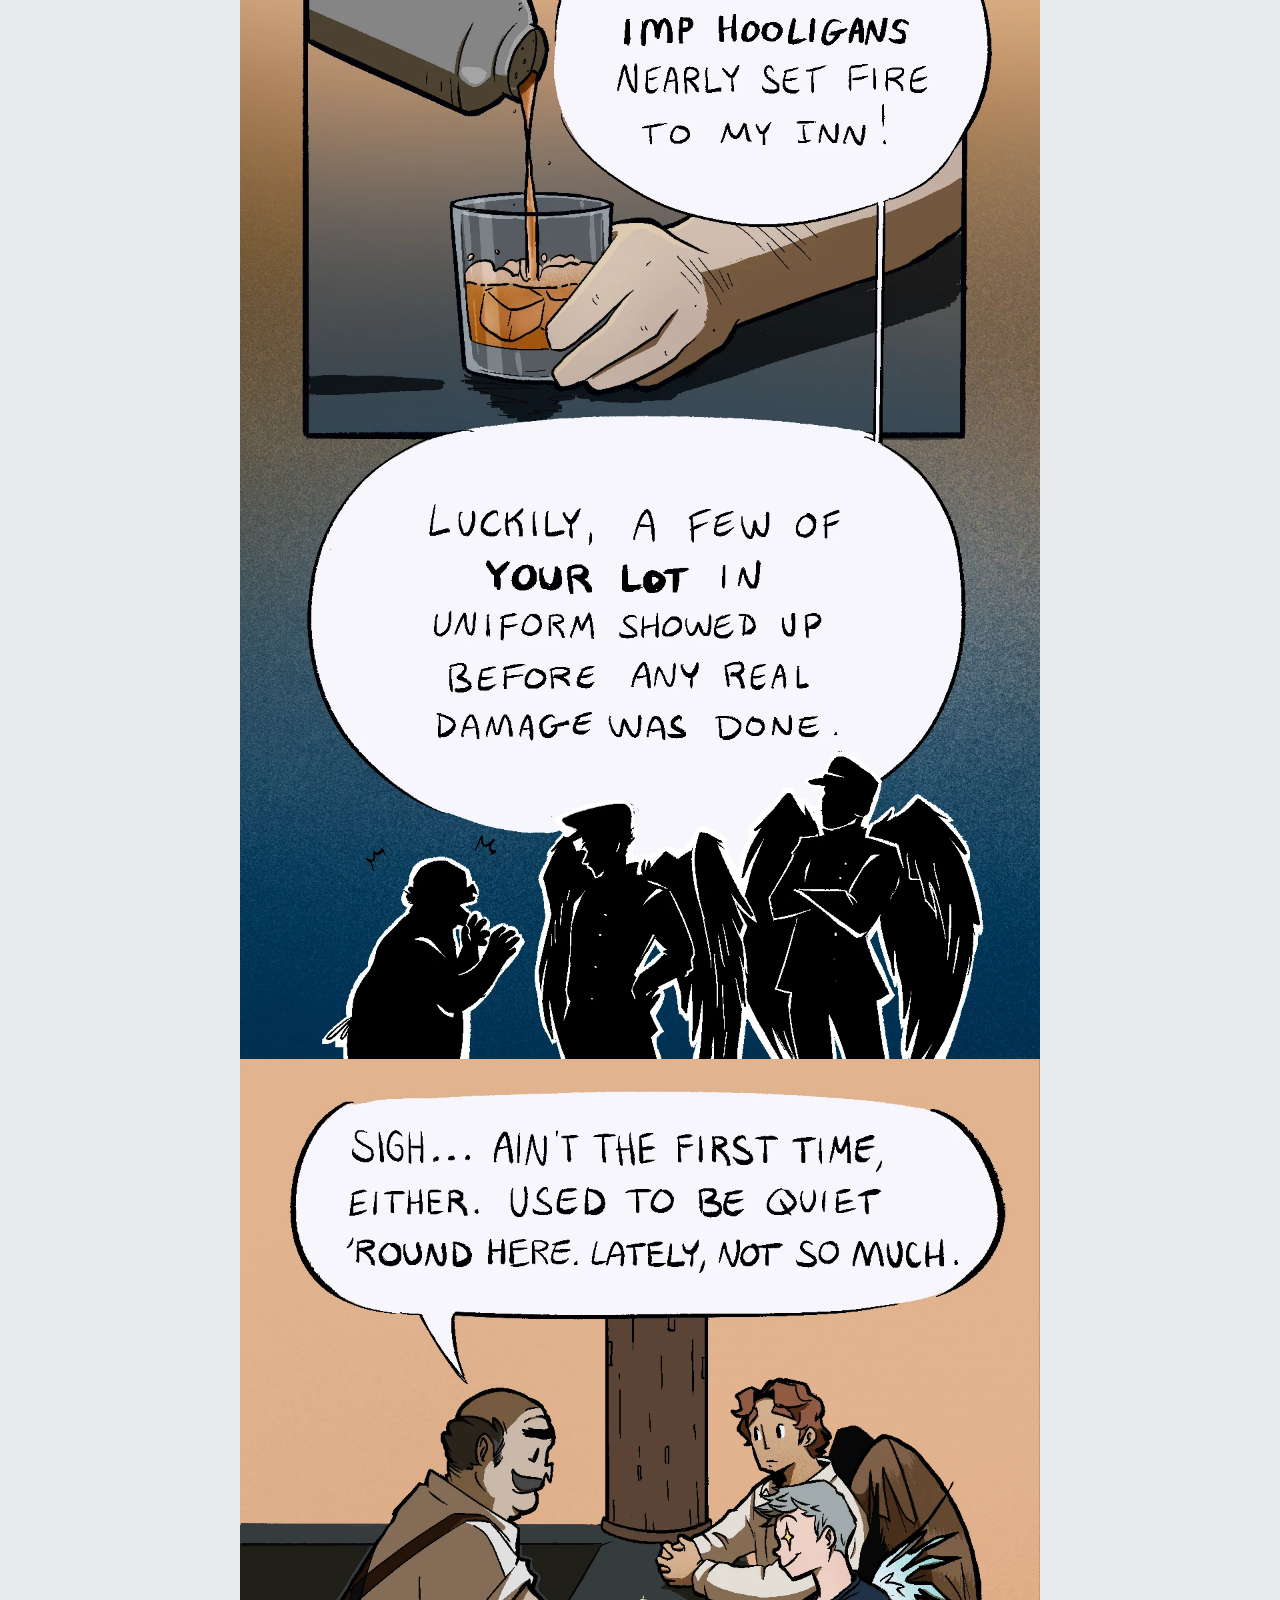
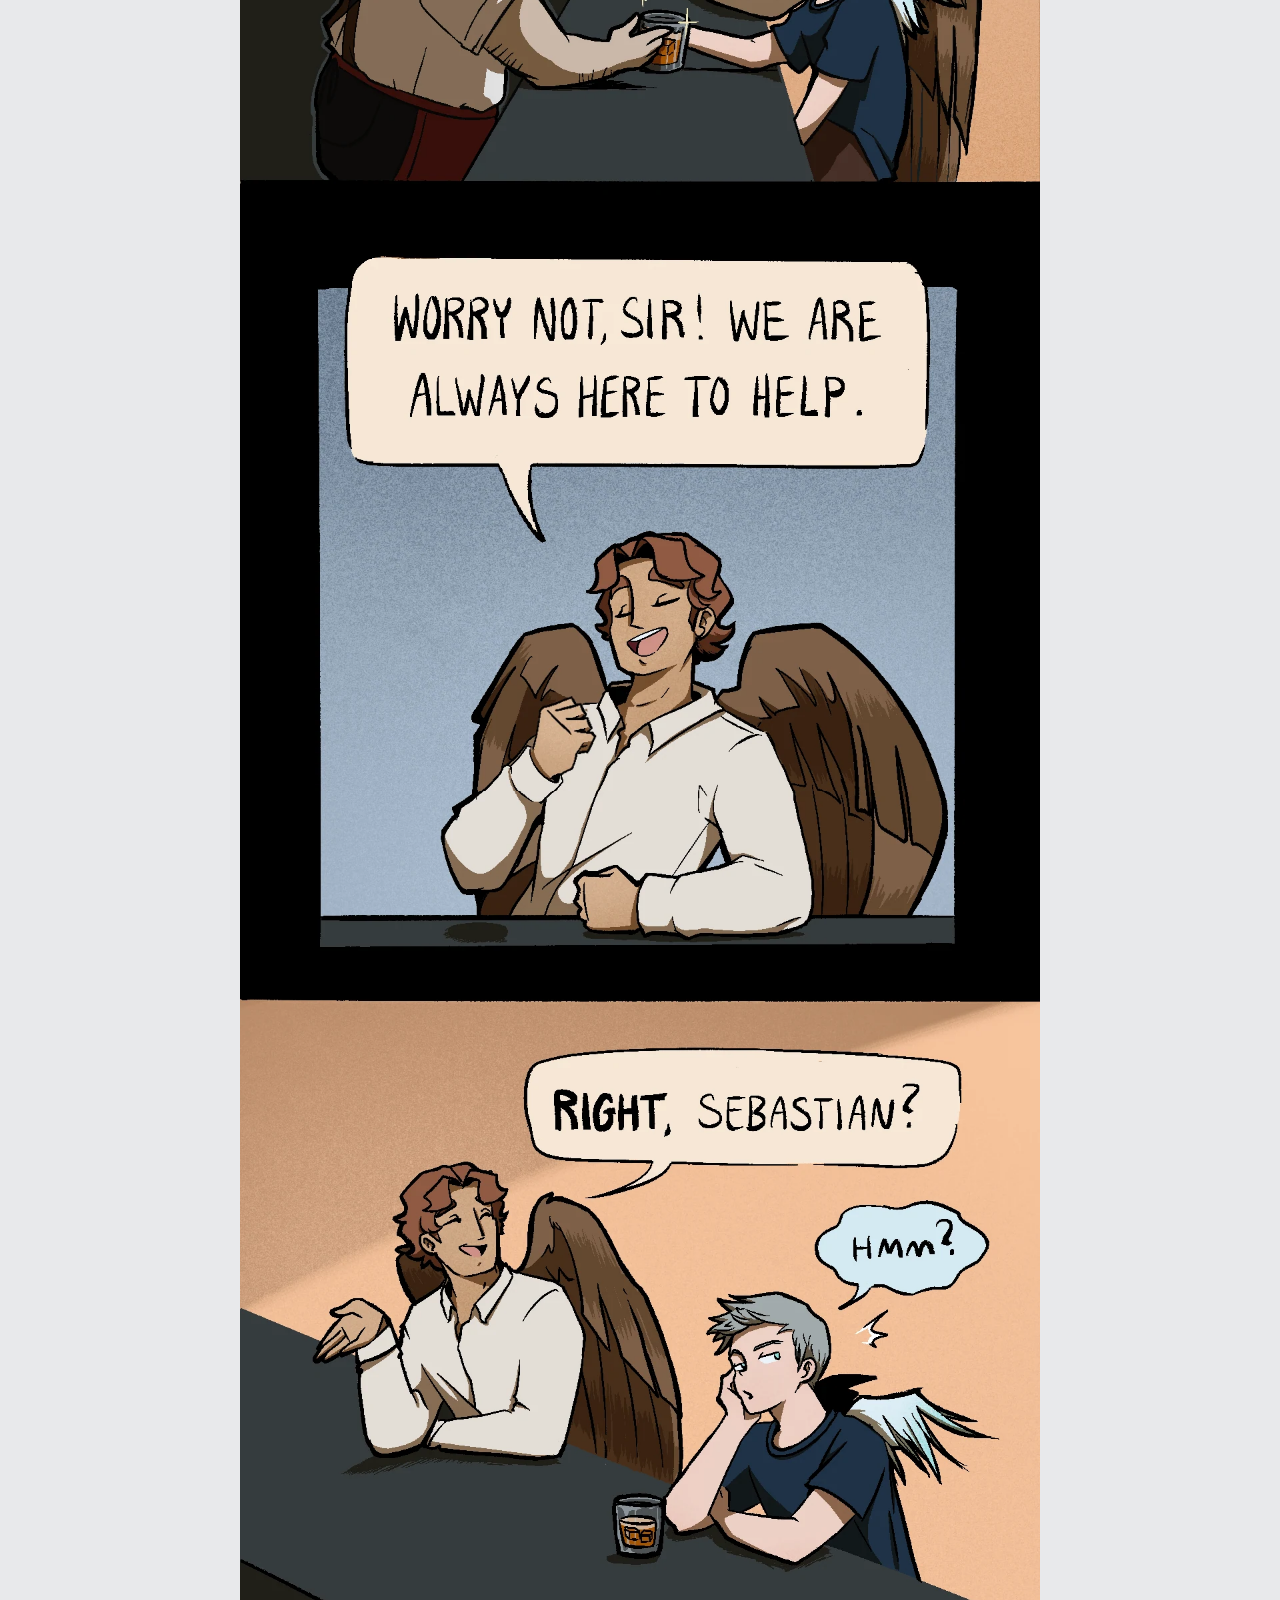
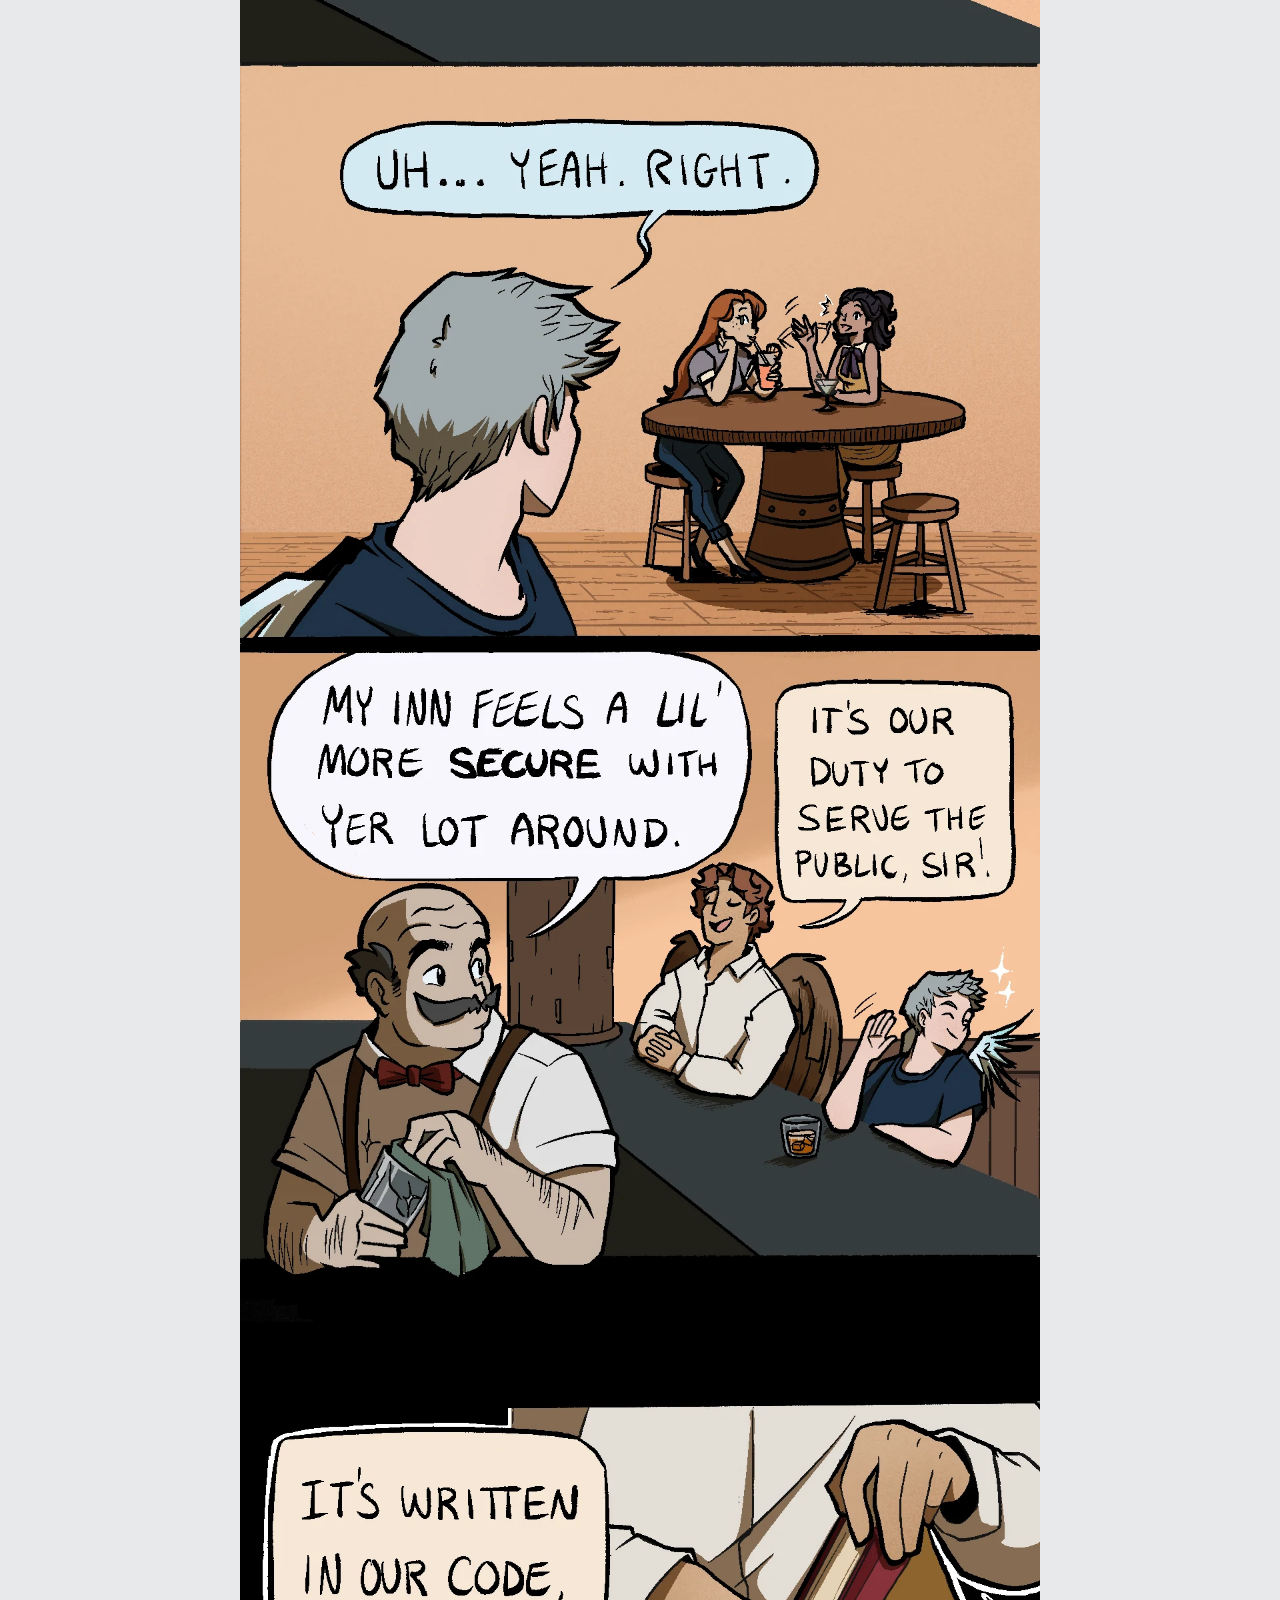
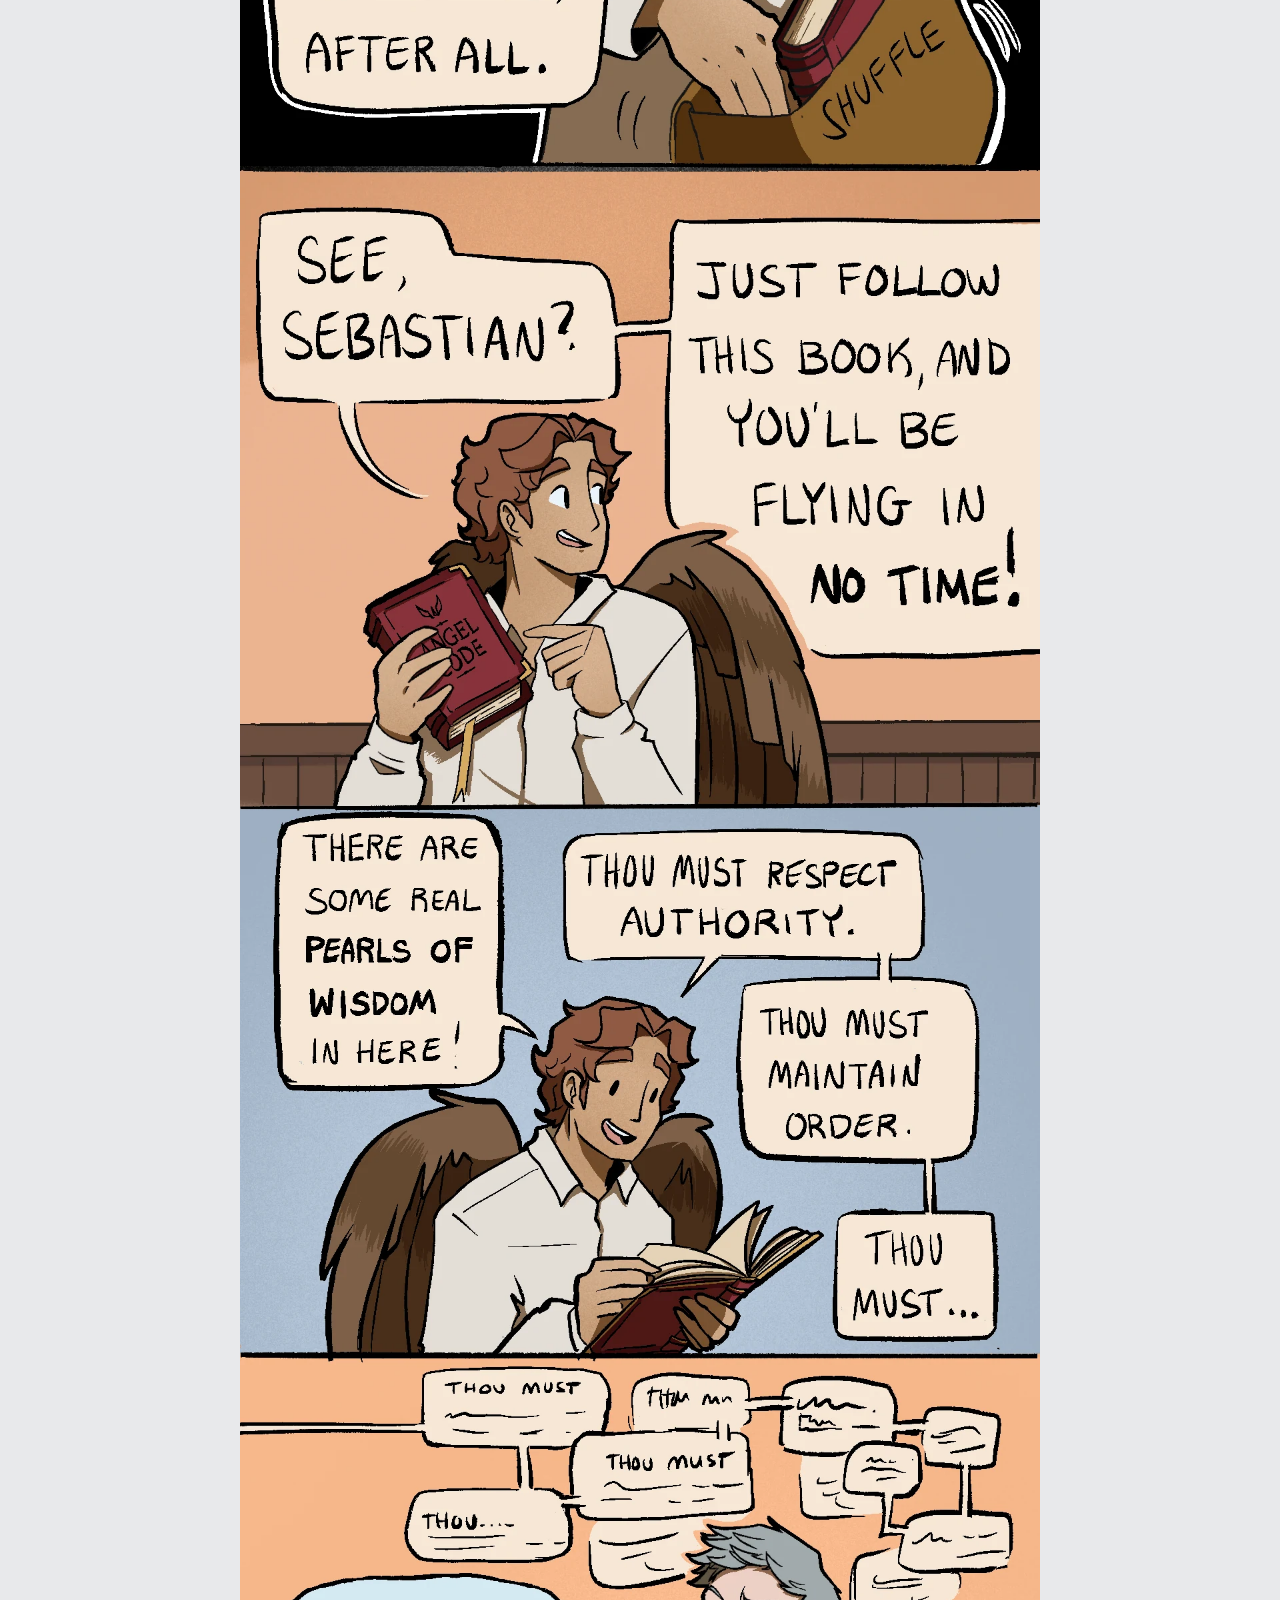
<file: read/ch02/index.html>
<!DOCTYPE html>
<html lang="en">
<head>
<meta charset="utf-8">
<meta name="viewport" content="width=device-width, initial-scale=1">
<title>Chapter 2: The Watering Hole &middot; Featherweight</title>
<meta name="description" content="The Watering Hole">
<script>(function(){try{var t=localStorage.getItem("fw:theme");if(t)document.documentElement.setAttribute("data-theme",t);}catch(e){}})();</script>
<link rel="stylesheet" href="../../assets/css/site.css">
</head>
<body class="reader">

<div class="progress"><div class="progress-bar" id="pbar"></div></div>
<span id="top"></span>
<header class="readerbar" id="readerbar">
<a class="back" href="../../chapters.html">&larr; Chapters</a>
<span class="rtitle">Ch. 2 &mdash; The Watering Hole</span>
<button class="themetoggle" type="button" aria-label="Switch theme">&#9789;</button>
<button class="helpbtn" id="helpbtn" aria-label="Keyboard shortcuts" title="Keyboard shortcuts">?</button>
</header>
<main>
<div class="strip" id="strip" style="--strip-w:1200px">
<img src="../../comic/ch02/001.webp" width="1200" height="2000" alt="Featherweight, chapter 2: The Watering Hole" decoding="async" fetchpriority="high">
<img src="../../comic/ch02/002.webp" width="1200" height="2000" alt="" decoding="async" fetchpriority="high">
<img src="../../comic/ch02/003.webp" width="1200" height="2000" alt="" decoding="async" loading="lazy">
<img src="../../comic/ch02/004.webp" width="1200" height="2000" alt="" decoding="async" loading="lazy">
<img src="../../comic/ch02/005.webp" width="1200" height="2000" alt="" decoding="async" loading="lazy">
<img src="../../comic/ch02/006.webp" width="1200" height="2000" alt="" decoding="async" loading="lazy">
<img src="../../comic/ch02/007.webp" width="1200" height="2000" alt="" decoding="async" loading="lazy">
<img src="../../comic/ch02/008.webp" width="1200" height="2000" alt="" decoding="async" loading="lazy">
<img src="../../comic/ch02/009.webp" width="1200" height="2000" alt="" decoding="async" loading="lazy">
<img src="../../comic/ch02/010.webp" width="1200" height="2000" alt="" decoding="async" loading="lazy">
<img src="../../comic/ch02/011.webp" width="1200" height="2000" alt="" decoding="async" loading="lazy">
<img src="../../comic/ch02/012.webp" width="1200" height="2000" alt="" decoding="async" loading="lazy">
<img src="../../comic/ch02/013.webp" width="1200" height="2000" alt="" decoding="async" loading="lazy">
<img src="../../comic/ch02/014.webp" width="1200" height="2000" alt="" decoding="async" loading="lazy">
<img src="../../comic/ch02/015.webp" width="1200" height="2000" alt="" decoding="async" loading="lazy">
<img src="../../comic/ch02/016.webp" width="1200" height="2000" alt="" decoding="async" loading="lazy">
<img src="../../comic/ch02/017.webp" width="1200" height="2000" alt="" decoding="async" loading="lazy">
<img src="../../comic/ch02/018.webp" width="1200" height="2000" alt="" decoding="async" loading="lazy">
<img src="../../comic/ch02/019.webp" width="1200" height="2000" alt="" decoding="async" loading="lazy">
<img src="../../comic/ch02/020.webp" width="1200" height="2000" alt="" decoding="async" loading="lazy">
<img src="../../comic/ch02/021.webp" width="1200" height="2000" alt="" decoding="async" loading="lazy">
<img src="../../comic/ch02/022.webp" width="1200" height="2000" alt="" decoding="async" loading="lazy">
<img src="../../comic/ch02/023.webp" width="1200" height="2000" alt="" decoding="async" loading="lazy">
<img src="../../comic/ch02/024.webp" width="1200" height="2000" alt="" decoding="async" loading="lazy">
<img src="../../comic/ch02/025.webp" width="1200" height="2000" alt="" decoding="async" loading="lazy">
<img src="../../comic/ch02/026.webp" width="1200" height="2000" alt="" decoding="async" loading="lazy">
<img src="../../comic/ch02/027.webp" width="1200" height="2000" alt="" decoding="async" loading="lazy">
<img src="../../comic/ch02/028.webp" width="1200" height="2000" alt="" decoding="async" loading="lazy">
<img src="../../comic/ch02/029.webp" width="1200" height="2000" alt="" decoding="async" loading="lazy">
<img src="../../comic/ch02/030.webp" width="1200" height="2000" alt="" decoding="async" loading="lazy">
<img src="../../comic/ch02/031.webp" width="1200" height="2000" alt="" decoding="async" loading="lazy">
<img src="../../comic/ch02/032.webp" width="1200" height="2000" alt="" decoding="async" loading="lazy">
<img src="../../comic/ch02/033.webp" width="1200" height="2000" alt="" decoding="async" loading="lazy">
<img src="../../comic/ch02/034.webp" width="1200" height="2000" alt="" decoding="async" loading="lazy">
<img src="../../comic/ch02/035.webp" width="1200" height="562" alt="" decoding="async" loading="lazy">
</div>
<section class="chapterend">
<p class="endmark">End of Chapter 2</p>
<a class="totop" href="#top"><span class="arrow" aria-hidden="true">&uarr;</span>Back to top</a>
<div class="notes"><h2 class="lede">Notes</h2><div class="notesbody"><p>Thanks for reading.</p></div></div>
<!-- comments slot: a Giscus script tag drops in here -->
<nav class="chnav">
<a class="cn prev" href="../ch01/">&larr; Ch. 1</a>
<a class="cn mid" href="../../chapters.html">All chapters</a>
<span class="cn ghost"></span>
</nav>
</section>
</main>
<div class="helppanel" id="helppanel" hidden><h3>Shortcuts</h3><dl><dt><kbd>J</kbd> <kbd>&darr;</kbd></dt><dd>Down</dd><dt><kbd>K</kbd> <kbd>&uarr;</kbd></dt><dd>Up</dd><dt><kbd>[</kbd> <kbd>]</kbd></dt><dd>Prev / next chapter</dd><dt><kbd>C</kbd></dt><dd>Chapter list</dd><dt><kbd>Home</kbd> <kbd>End</kbd></dt><dd>Start / end</dd><dt><kbd>?</kbd></dt><dd>This panel</dd></dl><button id="helpclose">Close</button></div>
<script src="../../assets/js/reader.js" data-chapter="ch02" data-prev="ch01/" data-next=""></script>
<script src="../../assets/js/theme.js"></script>
</body>
</html>
</file>
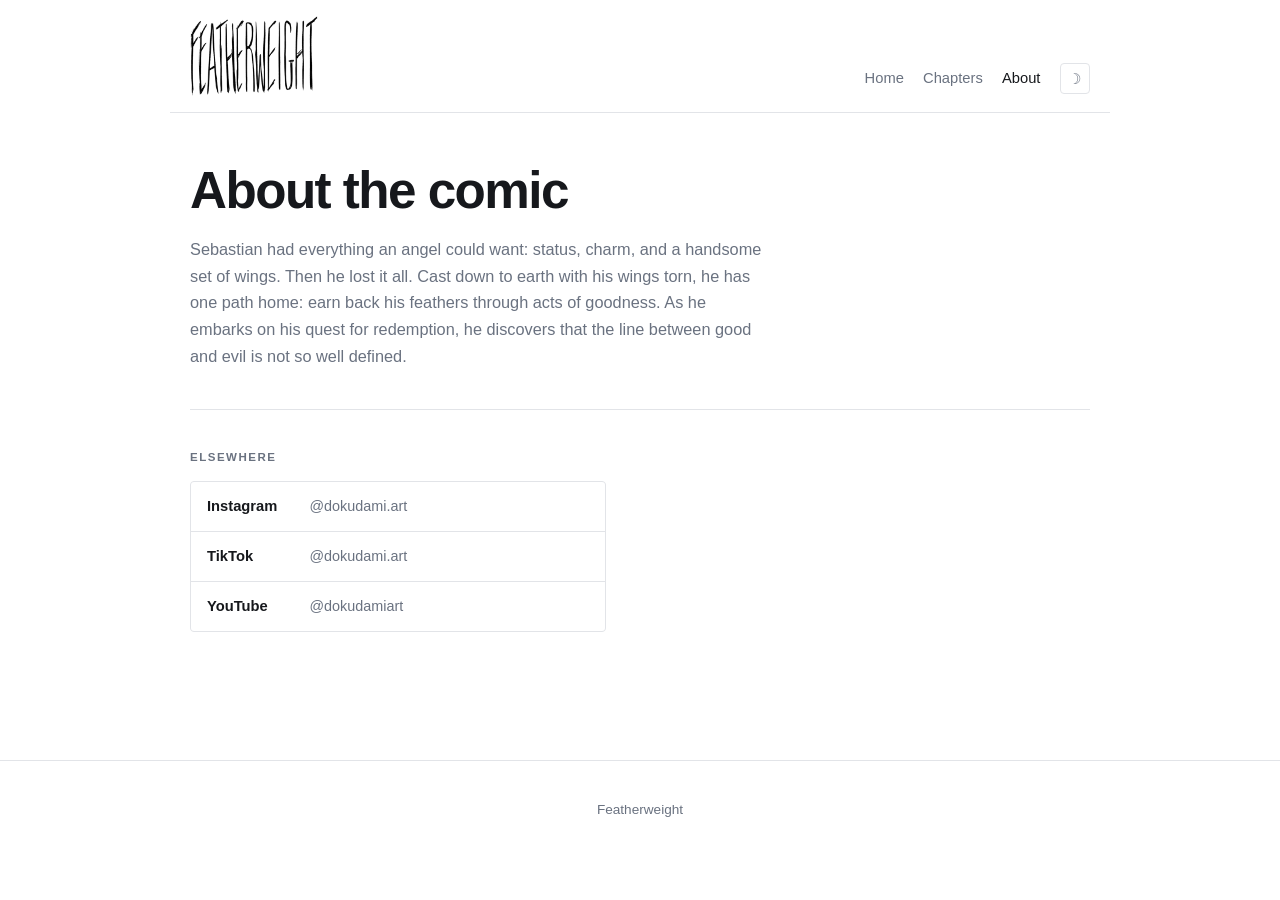
<file: about.html>
<!DOCTYPE html>
<html lang="en">
<head>
<meta charset="utf-8">
<meta name="viewport" content="width=device-width, initial-scale=1">
<title>About &middot; Featherweight</title>
<meta name="description" content="Sebastian had everything an angel could want: status, charm, and a handsome set of wings. Then he lost it all. Cast down to earth with his wings torn, he has one path home: earn back his feathers through acts of goodness. As he embarks on his quest for redemption, he discovers that the line between good and evil is not so well defined.">
<script>(function(){try{var t=localStorage.getItem("fw:theme");if(t)document.documentElement.setAttribute("data-theme",t);}catch(e){}})();</script>
<link rel="stylesheet" href="assets/css/site.css">
</head>
<body class="page">

<nav class="sitenav"><img class="wordmark" src="assets/img/wordmark.webp" alt="Featherweight" width="420" height="263"><span class="navlinks"><a href="index.html">Home</a><a href="chapters.html">Chapters</a><a href="about.html" aria-current="page">About</a><button class="themetoggle" type="button" aria-label="Switch theme">&#9789;</button></span></nav>
<main class="wrap">
<header class="pagehead">
<h1>About the comic</h1>
<p class="blurb">Sebastian had everything an angel could want: status, charm, and a handsome set of wings. Then he lost it all. Cast down to earth with his wings torn, he has one path home: earn back his feathers through acts of goodness. As he embarks on his quest for redemption, he discovers that the line between good and evil is not so well defined.</p>
</header>
<section class="artist">
<h2 class="lede">Elsewhere</h2>
<ul class="socials">
<li><a href="https://www.instagram.com/dokudami.art/" target="_blank" rel="noopener noreferrer"><span class="net">Instagram</span><span class="handle">@dokudami.art</span></a></li>
<li><a href="https://www.tiktok.com/@dokudami.art" target="_blank" rel="noopener noreferrer"><span class="net">TikTok</span><span class="handle">@dokudami.art</span></a></li>
<li><a href="https://www.youtube.com/@dokudamiart" target="_blank" rel="noopener noreferrer"><span class="net">YouTube</span><span class="handle">@dokudamiart</span></a></li>
</ul>
</section>
</main>
<footer class="sitefoot"><p>Featherweight</p></footer>
<script src="assets/js/theme.js"></script>
</body>
</html>
</file>
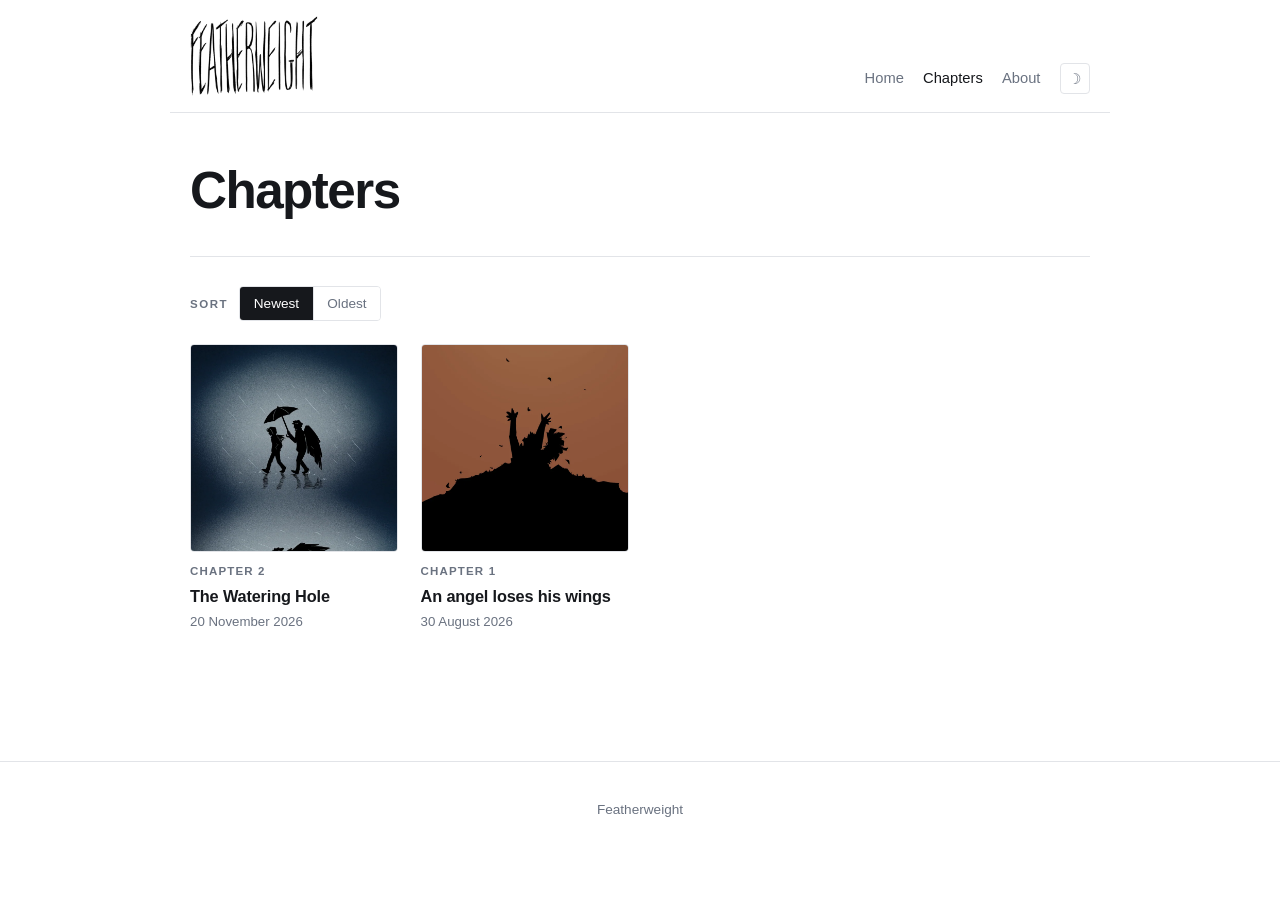
<file: chapters.html>
<!DOCTYPE html>
<html lang="en">
<head>
<meta charset="utf-8">
<meta name="viewport" content="width=device-width, initial-scale=1">
<title>Chapters &middot; Featherweight</title>
<meta name="description" content="Sebastian had everything an angel could want: status, charm, and a handsome set of wings. Then he lost it all. Cast down to earth with his wings torn, he has one path home: earn back his feathers through acts of goodness. As he embarks on his quest for redemption, he discovers that the line between good and evil is not so well defined.">
<script>(function(){try{var t=localStorage.getItem("fw:theme");if(t)document.documentElement.setAttribute("data-theme",t);}catch(e){}})();</script>
<link rel="stylesheet" href="assets/css/site.css">
</head>
<body class="page">

<nav class="sitenav"><img class="wordmark" src="assets/img/wordmark.webp" alt="Featherweight" width="420" height="263"><span class="navlinks"><a href="index.html">Home</a><a href="chapters.html" aria-current="page">Chapters</a><a href="about.html">About</a><button class="themetoggle" type="button" aria-label="Switch theme">&#9789;</button></span></nav>
<main class="wrap">
<header class="pagehead">
<h1>Chapters</h1>
</header>
<div class="sortbar"><span class="sortlabel">Sort</span><div class="sortbtns" role="group" aria-label="Sort chapters"><button type="button" class="sortbtn" data-sort="newest" aria-pressed="true">Newest</button><button type="button" class="sortbtn" data-sort="oldest" aria-pressed="false">Oldest</button></div></div>
<div class="chapgrid">
<a class="chapcard" href="read/ch02/" data-num="2">
<img src="comic/ch02/cover.webp" alt="" width="800" height="800" loading="lazy">
<div class="chapmeta"><span class="num">Chapter 2</span><span class="ctitle">The Watering Hole</span><span class="date">20 November 2026</span></div></a>
<a class="chapcard" href="read/ch01/" data-num="1">
<img src="comic/ch01/cover.webp" alt="" width="800" height="800" loading="lazy">
<div class="chapmeta"><span class="num">Chapter 1</span><span class="ctitle">An angel loses his wings</span><span class="date">30 August 2026</span></div></a>
</div>
<script src="assets/js/chapters.js"></script>
</main>
<footer class="sitefoot"><p>Featherweight</p></footer>
<script src="assets/js/theme.js"></script>
</body>
</html>
</file>
<file: assets/css/site.css>
/* ------------------------------------------------------------------
   Featherweight — prototype stylesheet.
   Deliberately plain: this is the file we restyle later. Everything
   structural lives here, so changing the look means changing only this.
   ------------------------------------------------------------------ */

:root{
  --bg:#ffffff;
  --surface:#f5f5f6;
  --ink:#16181c;
  --muted:#6a7280;
  --line:#e2e4e8;
  --accent:#2f6db4;
  --reader-bg:#e8e9eb;   /* the field the comic sits on */
  --bar:rgba(255,255,255,.94);
  --maxw:940px;
  --strip:800px;         /* reading column width */
}
/* Dark palette applies in two situations: the reader's system is dark and they
   have not chosen otherwise, or they explicitly picked dark with the toggle. */
@media (prefers-color-scheme: dark){
  :root:not([data-theme="light"]){
  --bg:#111317; --surface:#181b20; --ink:#e6e8ec; --muted:#949cab;
  --line:#282c33; --accent:#79aeea; --reader-bg:#0c0d10;
  --bar:rgba(17,19,23,.94);
  }
}
:root[data-theme="dark"]{
  --bg:#111317; --surface:#181b20; --ink:#e6e8ec; --muted:#949cab;
  --line:#282c33; --accent:#79aeea; --reader-bg:#0c0d10;
  --bar:rgba(17,19,23,.94);
}

*{box-sizing:border-box}
/* No global smooth scrolling: over a 40,000px chapter the browser ignores it,
   which also breaks the no-JS "back to top" anchor. Short, deliberate smooth
   scrolls are requested explicitly in reader.js instead. */
@media (prefers-reduced-motion:reduce){
  *{animation:none!important;transition:none!important;scroll-behavior:auto!important}
}
body{
  margin:0;background:var(--bg);color:var(--ink);
  font:16px/1.6 -apple-system,BlinkMacSystemFont,"Segoe UI",Helvetica,Arial,sans-serif;
  -webkit-font-smoothing:antialiased;
}
a{color:var(--accent)}
a:focus-visible,button:focus-visible{outline:2px solid var(--accent);outline-offset:2px;border-radius:3px}
img{max-width:100%}

/* ---------------------------------------------------------- site chrome */
.sitenav{
  display:flex;align-items:flex-end;justify-content:space-between;gap:1rem;
  max-width:var(--maxw);margin:0 auto;padding:1rem 1.25rem;
  border-bottom:1px solid var(--line);
}
.wordmark{
  display:block;width:clamp(100px,14vw,128px);height:auto;flex:none;
}
/* the lettering is black artwork; invert it to white on a dark ground */
@media (prefers-color-scheme: dark){
  :root:not([data-theme="light"]) .wordmark{filter:invert(1)}
}
:root[data-theme="dark"] .wordmark{filter:invert(1)}
.navlinks{display:flex;gap:1.2rem;align-items:center;font-size:.92rem;padding-bottom:.15rem;flex:none}
.themetoggle{
  border:1px solid var(--line);background:transparent;color:var(--muted);
  width:1.9rem;height:1.9rem;border-radius:4px;cursor:pointer;
  font-size:.95rem;line-height:1;padding:0;flex:none;
  display:inline-flex;align-items:center;justify-content:center;
}
.themetoggle:hover{color:var(--ink);border-color:var(--ink)}
.readerbar .themetoggle{width:1.8rem;height:1.8rem;font-size:.9rem}
.navlinks a{text-decoration:none;color:var(--muted)}
.navlinks a:hover,.navlinks a[aria-current]{color:var(--ink)}
.wrap{max-width:var(--maxw);margin:0 auto;padding:0 1.25rem 5rem}
.sitefoot{
  border-top:1px solid var(--line);margin-top:3rem;
  padding:1.5rem 1.25rem;color:var(--muted);font-size:.85rem;text-align:center;
}
.lede{
  font-size:.72rem;letter-spacing:.13em;text-transform:uppercase;
  color:var(--muted);font-weight:600;margin:0 0 .9rem;
}
.pagetitle{font-size:1.9rem;letter-spacing:-.02em;margin:2.4rem 0 1.6rem}
.pagehead{padding:3.2rem 0 2.4rem;border-bottom:1px solid var(--line)}
.pagehead h1{font-size:clamp(2.2rem,6vw,3.2rem);letter-spacing:-.03em;margin:0;line-height:1.05}
.blurb{
  margin:1.1rem 0 0;max-width:36rem;color:var(--muted);
  font-size:1.02rem;line-height:1.65;
}
.sortbar{display:flex;align-items:center;gap:.7rem;margin:1.8rem 0 1.4rem}
.sortlabel{font-size:.72rem;letter-spacing:.13em;text-transform:uppercase;color:var(--muted);font-weight:600}
.sortbtns{display:flex;border:1px solid var(--line);border-radius:4px;overflow:hidden}
.sortbtn{
  border:0;background:var(--bg);color:var(--muted);cursor:pointer;
  font:inherit;font-size:.85rem;padding:.35rem .85rem;
}
.sortbtn + .sortbtn{border-left:1px solid var(--line)}
.sortbtn:hover{color:var(--ink)}
.sortbtn[aria-pressed="true"]{background:var(--ink);color:var(--bg)}

/* ------------------------------------------------------------ home */
.hero{padding:4rem 0 3rem;border-bottom:1px solid var(--line)}
.hero h1{font-size:clamp(2.4rem,7vw,3.6rem);letter-spacing:-.03em;margin:0;line-height:1.05}
.tagline{color:var(--muted);font-size:1.05rem;line-height:1.65;margin:1rem 0 0;max-width:38rem}
.herobtns{display:flex;flex-wrap:wrap;gap:.7rem;margin-top:1.9rem}
.btn{
  display:inline-block;padding:.75rem 1.5rem;
  background:var(--ink);color:var(--bg);text-decoration:none;
  border:1px solid var(--ink);border-radius:4px;font-weight:600;font-size:.95rem;
}
.btn:hover{opacity:.85}
.btn.secondary{background:transparent;color:var(--ink);border-color:var(--line)}
.btn.secondary:hover{opacity:1;border-color:var(--ink)}
.latest,.recent{margin-top:2.6rem}
.allink{margin-top:2.4rem;font-size:.92rem}
.allink a{text-decoration:none}

/* --------------------------------------------------------- chapters */
.abouttext{margin-top:2.2rem;max-width:36rem}
.abouttext p{margin:0 0 1rem}
.artist{margin-top:2.4rem}
.byline{font-size:1.35rem;font-weight:600;letter-spacing:-.02em;margin:0 0 1.2rem}
.socials{list-style:none;margin:0;padding:0;display:flex;flex-direction:column;gap:1px;
  background:var(--line);border:1px solid var(--line);border-radius:4px;overflow:hidden;max-width:26rem}
.socials a{display:flex;align-items:baseline;gap:.9rem;padding:.8rem 1rem;
  background:var(--bg);text-decoration:none;color:inherit}
.socials a:hover{background:var(--surface)}
.socials .net{min-width:5.5rem;font-weight:600;font-size:.92rem}
.socials .handle{color:var(--muted);font-size:.9rem}
.socials a:hover .handle{color:var(--accent)}

.chapgrid{display:grid;grid-template-columns:repeat(auto-fill,minmax(180px,1fr));gap:1.4rem}
.chapcard{text-decoration:none;color:inherit;display:block}
.chapcard img{
  display:block;width:100%;height:auto;aspect-ratio:1/1;object-fit:cover;
  border:1px solid var(--line);border-radius:4px;background:var(--surface);
}
.chapcard.wide{display:flex;gap:1.2rem;align-items:center}
.chapcard.wide img{width:150px;flex:none}
.chapmeta{display:flex;flex-direction:column;gap:.15rem;padding-top:.65rem}
.chapcard.wide .chapmeta{padding-top:0}
.num{font-size:.72rem;letter-spacing:.1em;text-transform:uppercase;color:var(--muted);font-weight:600}
.ctitle{font-weight:600;font-size:1.02rem;letter-spacing:-.01em}
.date{font-size:.83rem;color:var(--muted)}
.chapcard:hover .ctitle{color:var(--accent)}
.chaplist{list-style:none;margin:0;padding:0;border-top:1px solid var(--line)}
.chaplist a{
  display:flex;gap:1rem;align-items:baseline;padding:.85rem 0;
  border-bottom:1px solid var(--line);text-decoration:none;color:inherit;
}
.chaplist b{min-width:6.5rem;font-size:.9rem}
.chaplist span{flex:1}
.chaplist time{color:var(--muted);font-size:.85rem}
.empty{color:var(--muted)}

/* ----------------------------------------------------------- reader */
body.reader{background:var(--reader-bg)}
.progress{position:fixed;top:0;left:0;right:0;height:3px;z-index:60;background:transparent}
.progress-bar{height:100%;width:0;background:var(--accent);transition:width .08s linear}
.readerbar{
  position:fixed;top:0;left:0;right:0;z-index:50;
  display:flex;align-items:center;gap:1rem;
  padding:.7rem 1.1rem;background:var(--bar);
  border-bottom:1px solid var(--line);
  backdrop-filter:saturate(1.4) blur(8px);
  transform:translateY(0);transition:transform .22s ease;
}
.readerbar.hidden{transform:translateY(-110%)}
.readerbar .back{text-decoration:none;font-size:.88rem;white-space:nowrap}
.rtitle{
  flex:1;text-align:center;font-size:.88rem;color:var(--muted);
  overflow:hidden;text-overflow:ellipsis;white-space:nowrap;
}
.helpbtn{
  border:1px solid var(--line);background:transparent;color:var(--muted);
  width:1.8rem;height:1.8rem;border-radius:4px;cursor:pointer;font-size:.85rem;
}

/* the seamless strip — the three lines that matter */
.strip{
  max-width:var(--strip);margin:0 auto;
  font-size:0;line-height:0;background:#fff;
}
.strip img{display:block;width:100%;height:auto}
.strip img + img{margin-top:-1px}

.chapterend{
  max-width:var(--strip);margin:0 auto;padding:2.5rem 1.25rem 5rem;
  background:var(--bg);
}
.endmark{
  text-align:center;font-size:.72rem;letter-spacing:.16em;text-transform:uppercase;
  color:var(--muted);margin:0 0 2.5rem;font-weight:600;
}
.notes{border-top:1px solid var(--line);padding-top:1.6rem}
.notesbody{font-size:1rem;line-height:1.7}
.notesbody p{margin:0 0 1rem}
.notesbody img{border-radius:4px;margin:.6rem 0}
.extras{border-top:1px solid var(--line);margin-top:2rem;padding-top:1.6rem}
.extragrid{display:grid;grid-template-columns:repeat(auto-fill,minmax(150px,1fr));gap:.9rem}
.extragrid img{width:100%;height:auto;border:1px solid var(--line);border-radius:4px;display:block}
.chnav{
  display:flex;align-items:center;justify-content:space-between;gap:1rem;
  border-top:1px solid var(--line);margin-top:2.4rem;padding-top:1.4rem;font-size:.92rem;
}
.cn{text-decoration:none}
.cn.mid{color:var(--muted)}
.cn.ghost{flex:0 0 5rem}
.totop{
  display:block;text-align:center;text-decoration:none;
  margin:-1.4rem 0 2.4rem;padding:.6rem;color:var(--muted);font-size:.88rem;
}
.totop .arrow{display:block;font-size:1.15rem;line-height:1;margin-bottom:.2rem}
.totop:hover{color:var(--accent)}

/* help panel */
.helppanel{
  position:fixed;left:50%;top:50%;transform:translate(-50%,-50%);z-index:80;
  background:var(--bg);border:1px solid var(--line);border-radius:6px;
  padding:1.4rem 1.6rem;box-shadow:0 10px 40px rgba(0,0,0,.22);min-width:260px;
}
.helppanel h3{margin:0 0 1rem;font-size:1rem}
.helppanel dl{display:grid;grid-template-columns:auto 1fr;gap:.5rem 1.2rem;margin:0 0 1.2rem;align-items:baseline}
.helppanel dt{white-space:nowrap}
.helppanel dd{margin:0;color:var(--muted);font-size:.9rem}
.helppanel button{
  border:1px solid var(--line);background:var(--surface);color:var(--ink);
  padding:.35rem .9rem;border-radius:4px;cursor:pointer;font-size:.85rem;
}
kbd{
  font:inherit;font-size:.78rem;background:var(--surface);border:1px solid var(--line);
  border-bottom-width:2px;border-radius:3px;padding:.08em .38em;
}
@media (max-width:520px){
  .sitenav{flex-wrap:wrap;align-items:flex-end;gap:.5rem 1rem}
  .chapcard.wide{flex-direction:column;align-items:flex-start}
  .chapcard.wide img{width:120px}
  .chaplist a{flex-wrap:wrap;gap:.2rem 1rem}
}
</file>
